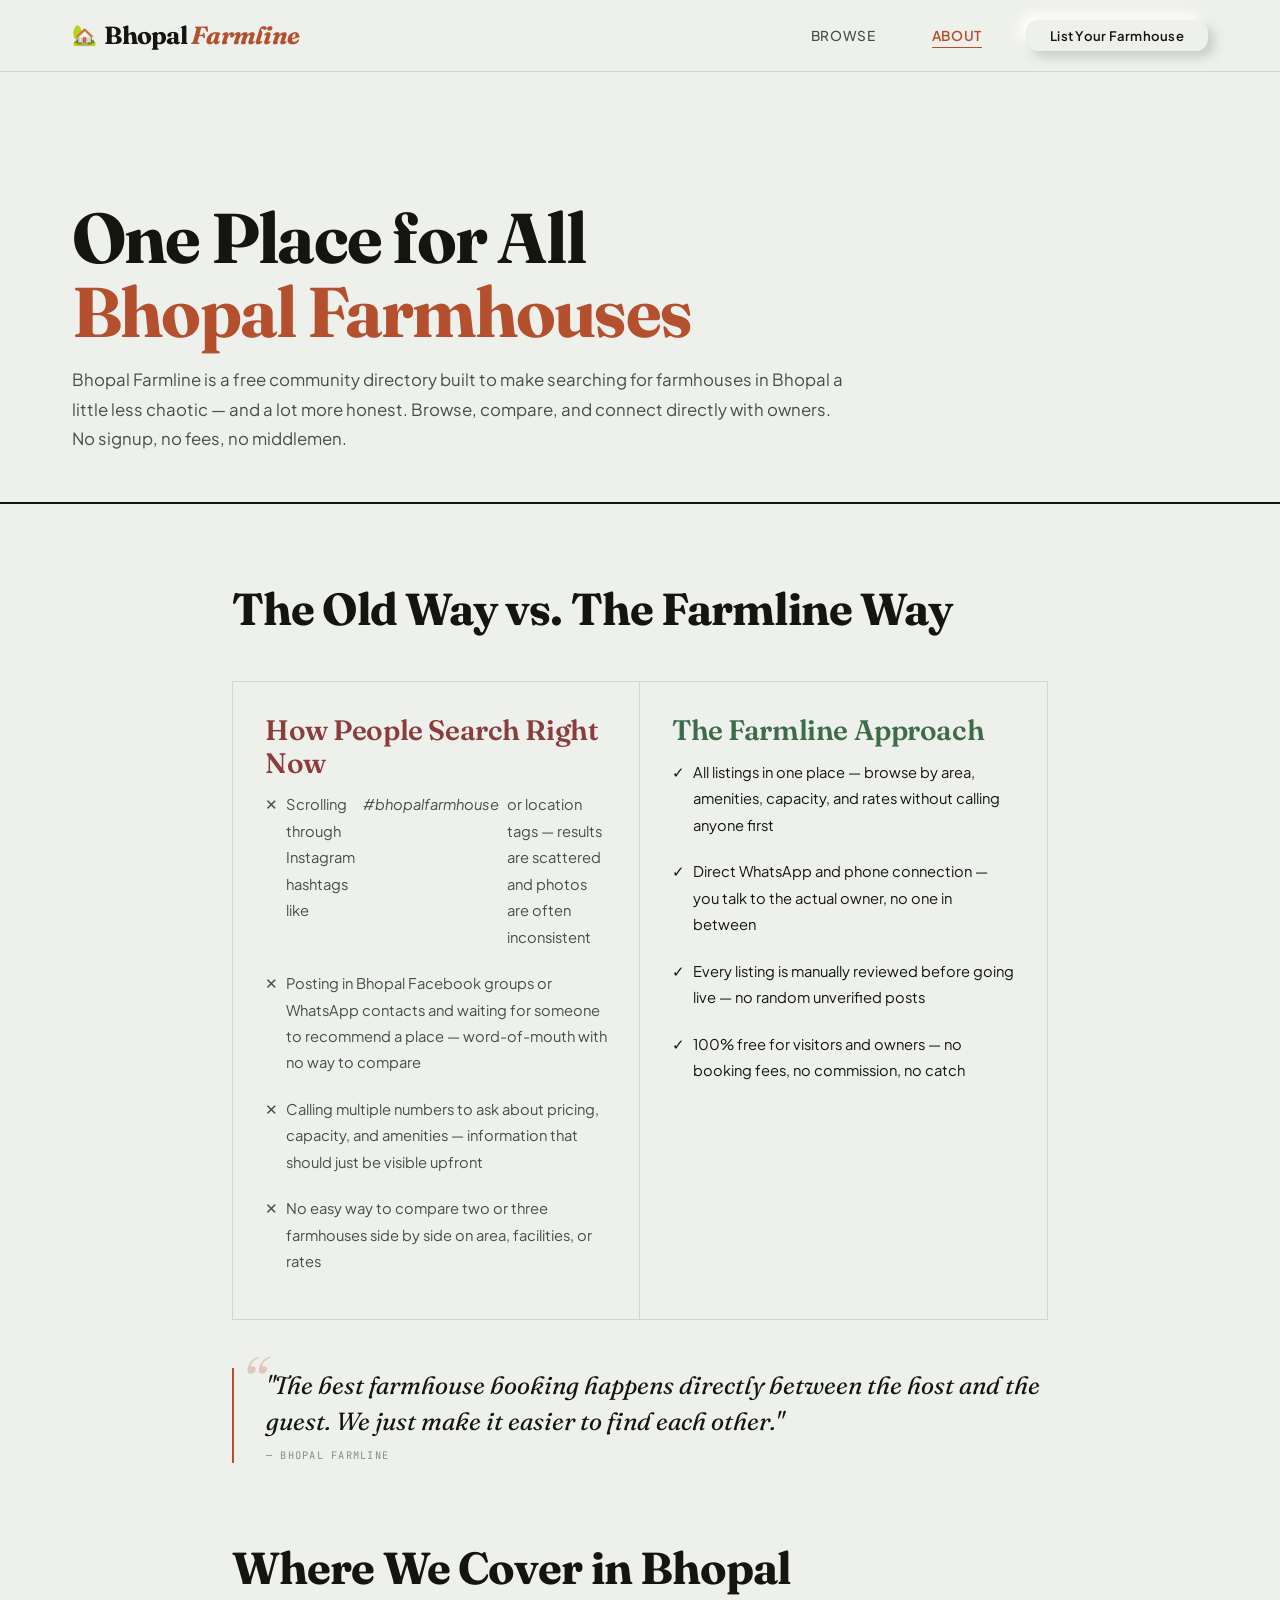
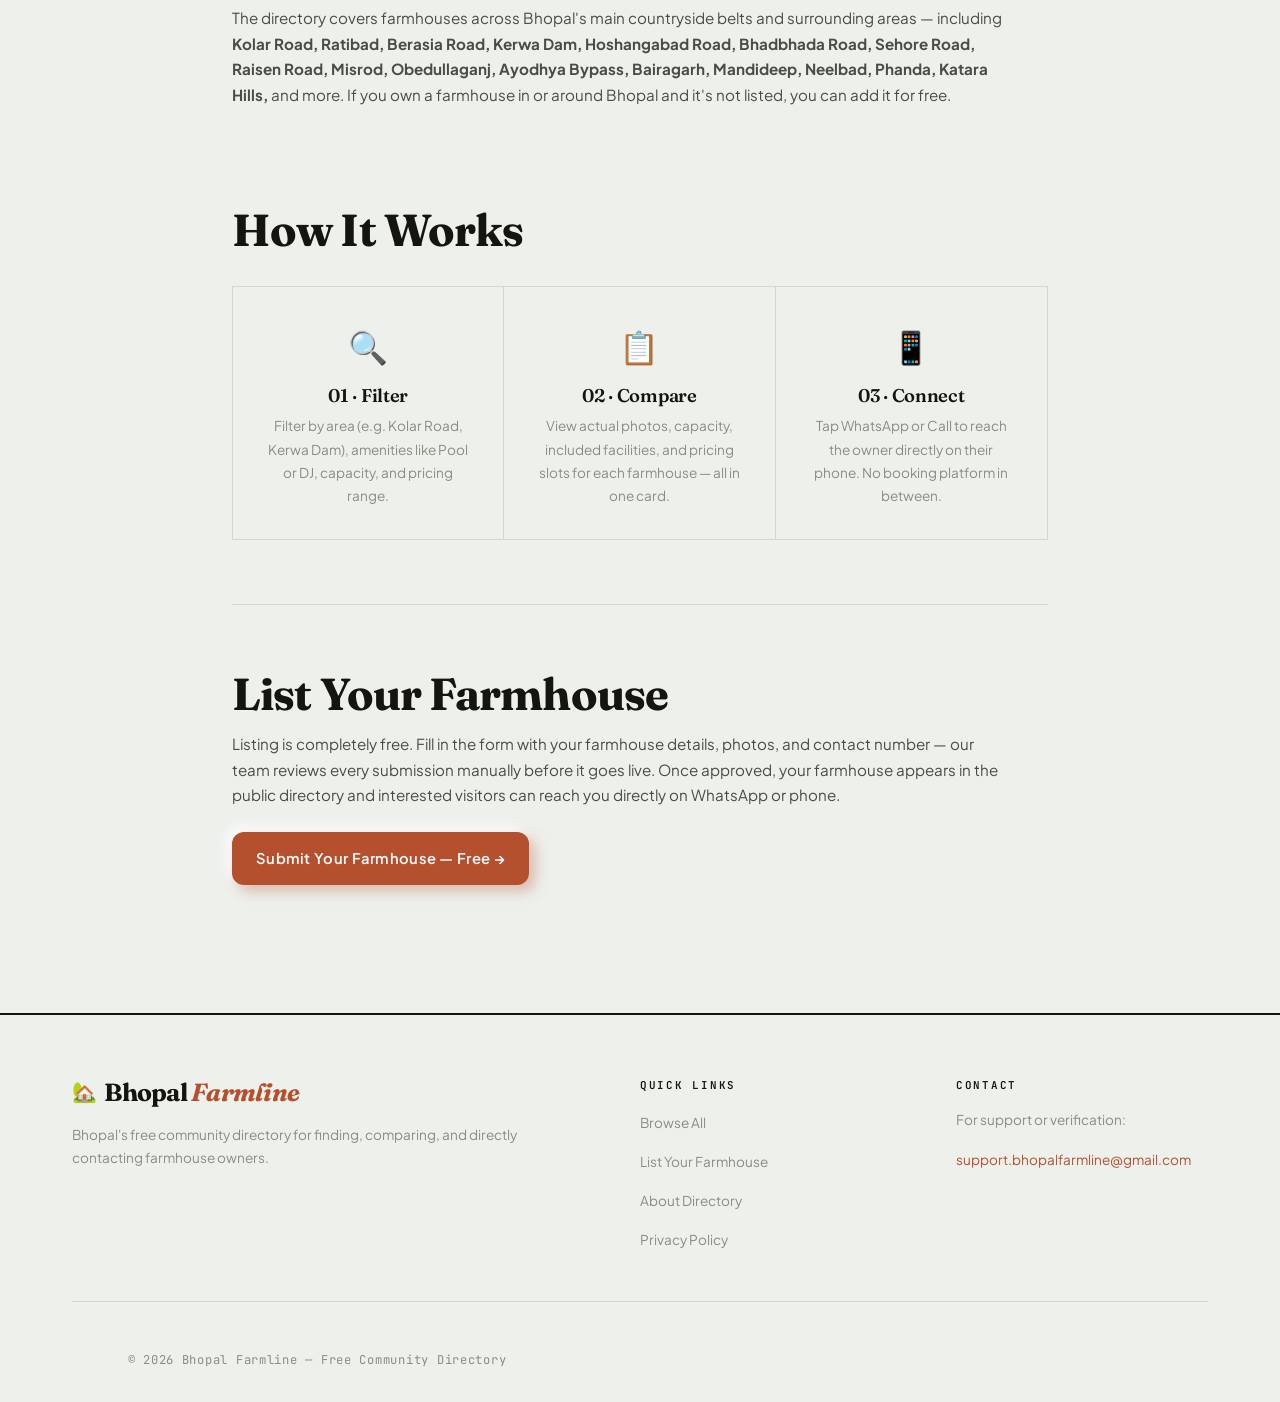
<file: about.html>
<!DOCTYPE html>
<html lang="en">
<head>
  <meta charset="UTF-8">
  <meta name="viewport" content="width=device-width, initial-scale=1.0">
  <meta name="theme-color" content="#eef0ec">
  <!-- Google Analytics 4 -->
  <script async src="https://www.googletagmanager.com/gtag/js?id=G-32QNDNF0R0"></script>
  <script>
    window.dataLayer = window.dataLayer || [];
    function gtag(){dataLayer.push(arguments);}
    gtag('js', new Date());
    gtag('config', 'G-32QNDNF0R0');
  </script>
  <title>About Us — Bhopal Farmline</title>
  <meta name="description" content="Learn about Bhopal Farmline, an independent community directory helping visitors find and compare verified farmhouses in Bhopal with zero booking fees.">
  <link rel="icon" type="image/svg+xml" href="data:image/svg+xml,<svg xmlns='http://www.w3.org/2000/svg' viewBox='0 0 100 100'><text y='.9em' font-size='90'>🏡</text></svg>">
  <link rel="preconnect" href="https://fonts.googleapis.com">
  <link rel="preconnect" href="https://fonts.gstatic.com" crossorigin>
  <link rel="stylesheet" href="css/style.css?v=20261023_turnstile_csp">
  <link href="https://fonts.googleapis.com/css2?family=Fraunces:opsz,wght@9..144,400..700&family=Plus+Jakarta+Sans:wght@300;400;500;600;700&family=JetBrains+Mono:wght@400;500;700&display=swap" rel="stylesheet">
</head>
<body>

  <!-- Header -->
  <header id="header" class="header">
    <div class="container header-inner">
      <a href="index.html" class="logo" aria-label="Bhopal Farmline Home">
        <span class="logo-icon">🏡</span>
        <span class="logo-text">Bhopal <span>Farmline</span></span>
      </a>
      <button id="menuToggle" class="menu-toggle" aria-label="Toggle Menu">
        <span></span><span></span><span></span>
      </button>
      <nav id="navMenu" class="nav">
        <a href="index.html" class="nav-link">Browse</a>
        <a href="about.html" class="nav-link active">About</a>
        <a href="add-farmhouse.html" class="nav-link nav-cta">List Your Farmhouse</a>
      </nav>
    </div>
  </header>

  <div class="about-hero">
    <div class="container">
      <span class="section-eyebrow">ABOUT THE DIRECTORY</span>
      <h1>One Place for All<br><span class="text-accent">Bhopal Farmhouses</span></h1>
      <p class="body-copy">Bhopal Farmline is a free community directory built to make searching for farmhouses in Bhopal a little less chaotic — and a lot more honest. Browse, compare, and connect directly with owners. No signup, no fees, no middlemen.</p>
    </div>
  </div>

  <div class="content-section">

    <!-- Section 01: Problem vs Solution -->
    <div style="margin-bottom: var(--space-6);">
      <span class="section-eyebrow">01 — THE PROBLEM &amp; SOLUTION</span>
      <h2>The Old Way vs. The Farmline Way</h2>
    </div>

    <div class="about-2col">
      <div class="content-card">
        <h3 style="color: var(--error); margin-bottom: var(--space-3);">How People Search Right Now</h3>
        <ul style="list-style: none; padding: 0;">
          <li style="display: flex; gap: var(--space-2); margin-bottom: var(--space-3); font-size: 0.92rem; color: var(--ink-secondary);"><span>✕</span> Scrolling through Instagram hashtags like <em>#bhopalfarmhouse</em> or location tags — results are scattered and photos are often inconsistent</li>
          <li style="display: flex; gap: var(--space-2); margin-bottom: var(--space-3); font-size: 0.92rem; color: var(--ink-secondary);"><span>✕</span> Posting in Bhopal Facebook groups or WhatsApp contacts and waiting for someone to recommend a place — word-of-mouth with no way to compare</li>
          <li style="display: flex; gap: var(--space-2); margin-bottom: var(--space-3); font-size: 0.92rem; color: var(--ink-secondary);"><span>✕</span> Calling multiple numbers to ask about pricing, capacity, and amenities — information that should just be visible upfront</li>
          <li style="display: flex; gap: var(--space-2); font-size: 0.92rem; color: var(--ink-secondary);"><span>✕</span> No easy way to compare two or three farmhouses side by side on area, facilities, or rates</li>
        </ul>
      </div>

      <div class="content-card">
        <h3 style="color: var(--success); margin-bottom: var(--space-3);">The Farmline Approach</h3>
        <ul style="list-style: none; padding: 0;">
          <li style="display: flex; gap: var(--space-2); margin-bottom: var(--space-3); font-size: 0.92rem; color: var(--ink-primary);"><span>✓</span> All listings in one place — browse by area, amenities, capacity, and rates without calling anyone first</li>
          <li style="display: flex; gap: var(--space-2); margin-bottom: var(--space-3); font-size: 0.92rem; color: var(--ink-primary);"><span>✓</span> Direct WhatsApp and phone connection — you talk to the actual owner, no one in between</li>
          <li style="display: flex; gap: var(--space-2); margin-bottom: var(--space-3); font-size: 0.92rem; color: var(--ink-primary);"><span>✓</span> Every listing is manually reviewed before going live — no random unverified posts</li>
          <li style="display: flex; gap: var(--space-2); font-size: 0.92rem; color: var(--ink-primary);"><span>✓</span> 100% free for visitors and owners — no booking fees, no commission, no catch</li>
        </ul>
      </div>
    </div>

    <!-- Editorial Pull-quote -->
    <blockquote class="pull-quote" style="margin: var(--space-7) 0;">
      "The best farmhouse booking happens directly between the host and the guest. We just make it easier to find each other."
      <div class="pull-source">— Bhopal Farmline</div>
    </blockquote>

    <!-- Section 01b: Coverage -->
    <div style="margin-top: var(--space-6); margin-bottom: var(--space-6);">
      <span class="section-eyebrow">01b — COVERAGE AREA</span>
      <h2>Where We Cover in Bhopal</h2>
      <p class="body-copy" style="margin-top: var(--space-3);">The directory covers farmhouses across Bhopal's main countryside belts and surrounding areas — including <strong>Kolar Road, Ratibad, Berasia Road, Kerwa Dam, Hoshangabad Road, Bhadbhada Road, Sehore Road, Raisen Road, Misrod, Obedullaganj, Ayodhya Bypass, Bairagarh, Mandideep, Neelbad, Phanda, Katara Hills,</strong> and more. If you own a farmhouse in or around Bhopal and it's not listed, you can add it for free.</p>
    </div>

    <!-- Section 02: How it works -->
    <div style="margin-top: var(--space-8); margin-bottom: var(--space-4);">
      <span class="section-eyebrow">02 — PROTOCOL</span>
      <h2>How It Works</h2>
    </div>

    <div class="value-grid">
      <div class="value-card">
        <div class="icon">🔍</div>
        <h3>01 · Filter</h3>
        <p>Filter by area (e.g. Kolar Road, Kerwa Dam), amenities like Pool or DJ, capacity, and pricing range.</p>
      </div>
      <div class="value-card">
        <div class="icon">📋</div>
        <h3>02 · Compare</h3>
        <p>View actual photos, capacity, included facilities, and pricing slots for each farmhouse — all in one card.</p>
      </div>
      <div class="value-card">
        <div class="icon">📱</div>
        <h3>03 · Connect</h3>
        <p>Tap WhatsApp or Call to reach the owner directly on their phone. No booking platform in between.</p>
      </div>
    </div>

    <!-- Section 03: CTA -->
    <div style="margin-top: var(--space-8); padding-top: var(--space-6); border-top: 1px solid var(--rule-light); text-align: left;">
      <span class="section-eyebrow">03 — FOR PROPERTY OWNERS</span>
      <h2 style="margin-bottom: var(--space-3);">List Your Farmhouse</h2>
      <p class="body-copy" style="margin-bottom: var(--space-5);">Listing is completely free. Fill in the form with your farmhouse details, photos, and contact number — our team reviews every submission manually before it goes live. Once approved, your farmhouse appears in the public directory and interested visitors can reach you directly on WhatsApp or phone.</p>
      <a href="add-farmhouse.html" class="btn btn-primary btn-large">Submit Your Farmhouse — Free →</a>
    </div>
  </div>

  <!-- Footer -->
  <footer class="footer">
    <div class="container">
      <div class="footer-grid">
        <div class="footer-col">
          <a href="index.html" class="logo">
            <span class="logo-icon">🏡</span>
            <span class="logo-text">Bhopal <span>Farmline</span></span>
          </a>
          <p>Bhopal's free community directory for finding, comparing, and directly contacting farmhouse owners.</p>
        </div>
        <div class="footer-col">
          <h3>Quick Links</h3>
          <ul class="footer-links">
            <li><a href="index.html">Browse All</a></li>
            <li><a href="add-farmhouse.html">List Your Farmhouse</a></li>
            <li><a href="about.html">About Directory</a></li>
            <li><a href="privacy.html">Privacy Policy</a></li>
          </ul>
        </div>
        <div class="footer-col">
          <h3>Contact</h3>
          <p>For support or verification:</p>
          <p><a href="mailto:support.bhopalfarmline@gmail.com" class="footer-contact-link">support.bhopalfarmline@gmail.com</a></p>
        </div>
      </div>
      <div class="footer-bottom">
        <p>&copy; 2026 Bhopal Farmline — Free Community Directory</p>
      </div>
    </div>
  </footer>

  <button id="backToTop" class="back-to-top" aria-label="Back to top">↑</button>

  <script src="js/data.js?v=20261023_turnstile_csp" defer></script>
  <script src="js/main.js?v=20261023_turnstile_csp" defer></script>
</body>
</html>
</file>
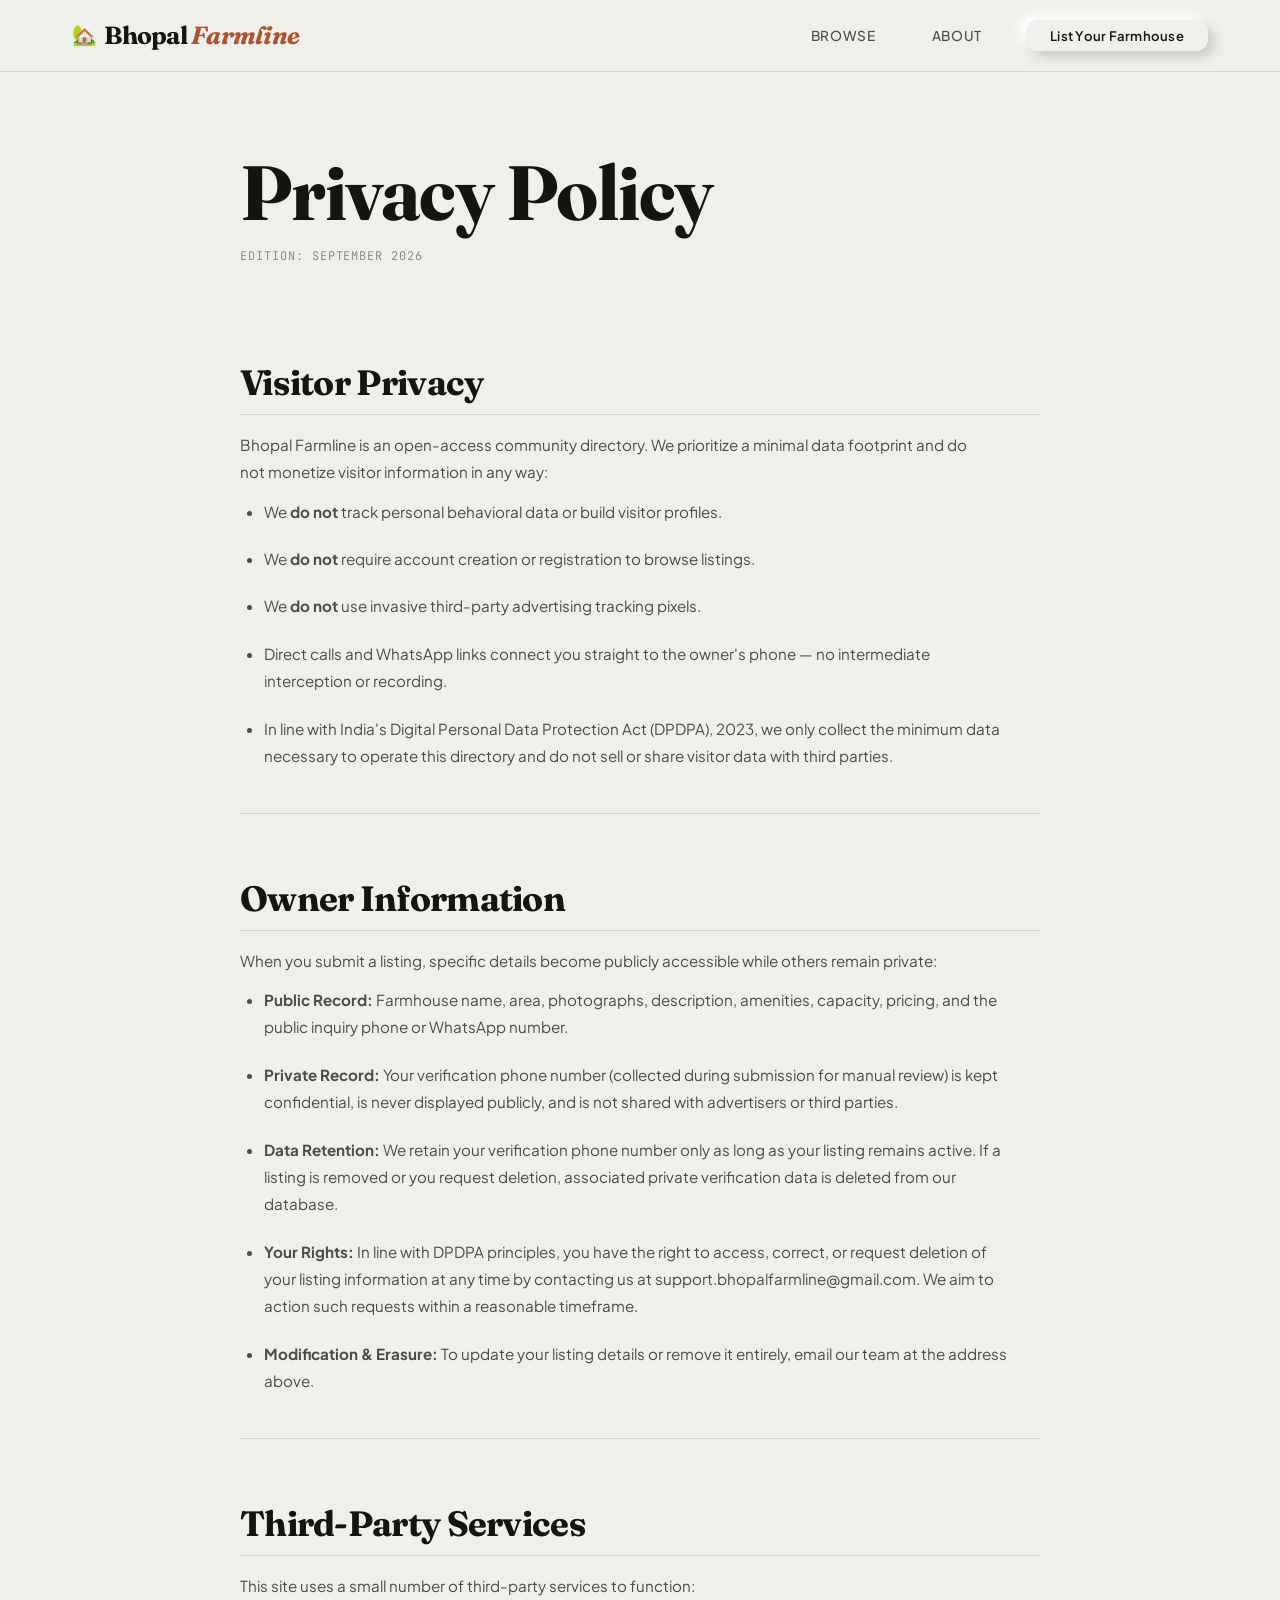
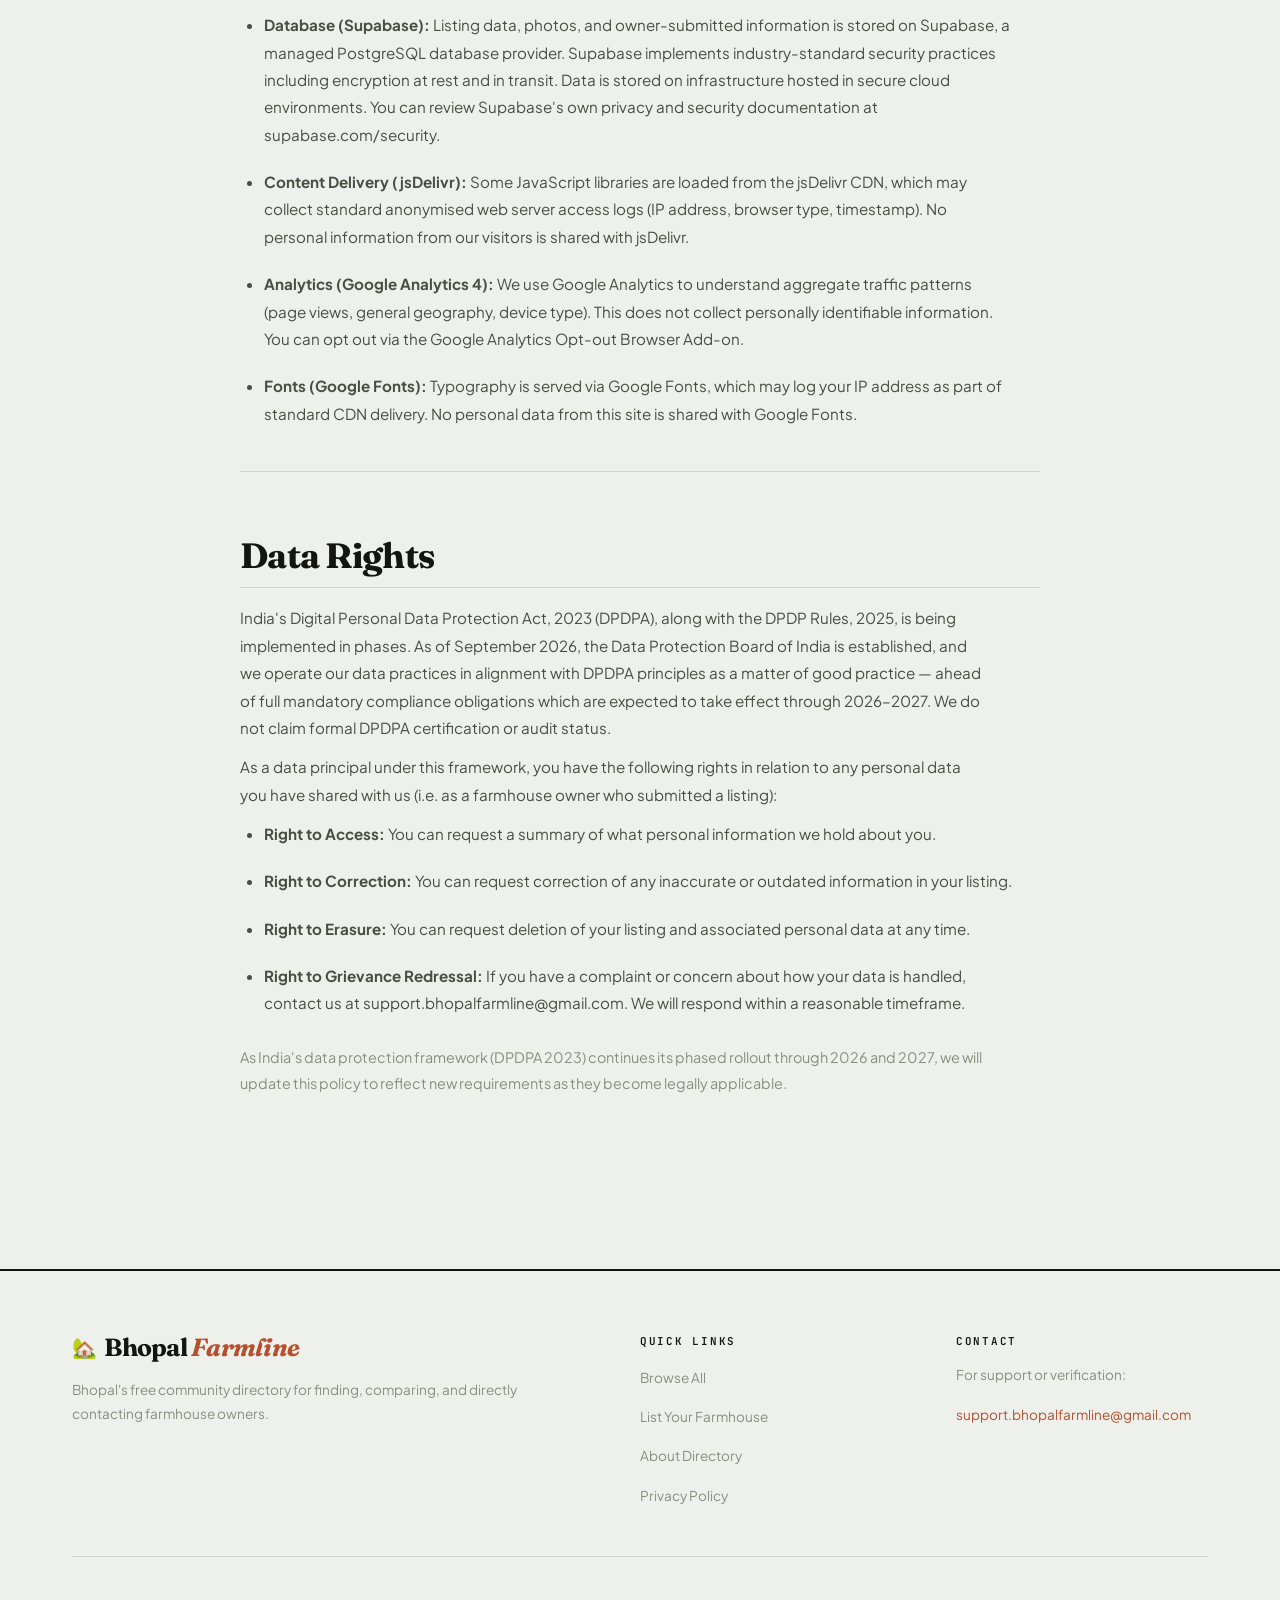
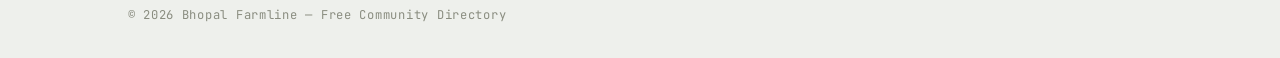
<file: privacy.html>
<!DOCTYPE html>
<html lang="en">
<head>
  <meta charset="UTF-8">
  <meta name="viewport" content="width=device-width, initial-scale=1.0">
  <meta name="theme-color" content="#eef0ec">
  <!-- Google Analytics 4 -->
  <script async src="https://www.googletagmanager.com/gtag/js?id=G-32QNDNF0R0"></script>
  <script>
    window.dataLayer = window.dataLayer || [];
    function gtag(){dataLayer.push(arguments);}
    gtag('js', new Date());
    gtag('config', 'G-32QNDNF0R0');
  </script>
  <title>Privacy Policy — Bhopal Farmline</title>
  <meta name="description" content="Privacy Policy for Bhopal Farmline. Learn how we handle your data with zero third-party tracking and direct communication between owners and guests.">
  <link rel="icon" type="image/svg+xml" href="data:image/svg+xml,<svg xmlns='http://www.w3.org/2000/svg' viewBox='0 0 100 100'><text y='.9em' font-size='90'>🏡</text></svg>">
  <link rel="preconnect" href="https://fonts.googleapis.com">
  <link rel="preconnect" href="https://fonts.gstatic.com" crossorigin>
  <link rel="stylesheet" href="css/style.css?v=20261023_turnstile_csp">
  <link href="https://fonts.googleapis.com/css2?family=Fraunces:opsz,wght@9..144,400..700&family=Plus+Jakarta+Sans:wght@300;400;500;600;700&family=JetBrains+Mono:wght@400;500;700&display=swap" rel="stylesheet">
</head>
<body>

  <!-- Header -->
  <header id="header" class="header">
    <div class="container header-inner">
      <a href="index.html" class="logo" aria-label="Bhopal Farmline Home">
        <span class="logo-icon">🏡</span>
        <span class="logo-text">Bhopal <span>Farmline</span></span>
      </a>
      <button id="menuToggle" class="menu-toggle" aria-label="Toggle Menu">
        <span></span><span></span><span></span>
      </button>
      <nav id="navMenu" class="nav">
        <a href="index.html" class="nav-link">Browse</a>
        <a href="about.html" class="nav-link">About</a>
        <a href="add-farmhouse.html" class="nav-link nav-cta">List Your Farmhouse</a>
      </nav>
    </div>
  </header>

  <main class="container">
    <div style="max-width: 800px; margin: 0 auto; padding-top: var(--space-7); padding-bottom: var(--space-10);">

      <span class="section-eyebrow">LEGAL &amp; DATA CHARTER</span>
      <h1 style="margin-bottom: 12px;">Privacy Policy</h1>
      <p style="font-family: var(--font-mono); font-size: 0.75rem; color: var(--ink-muted); margin-bottom: var(--space-6); letter-spacing: 0.08em; text-transform: uppercase;">Edition: September 2026</p>

      <div class="content-card">
        <span class="section-eyebrow">01 — FOR DIRECTORY VISITORS</span>
        <h2>Visitor Privacy</h2>
        <p class="body-copy">Bhopal Farmline is an open-access community directory. We prioritize a minimal data footprint and do not monetize visitor information in any way:</p>
        <ul>
          <li>We <strong>do not</strong> track personal behavioral data or build visitor profiles.</li>
          <li>We <strong>do not</strong> require account creation or registration to browse listings.</li>
          <li>We <strong>do not</strong> use invasive third-party advertising tracking pixels.</li>
          <li>Direct calls and WhatsApp links connect you straight to the owner's phone — no intermediate interception or recording.</li>
          <li>In line with India's Digital Personal Data Protection Act (DPDPA), 2023, we only collect the minimum data necessary to operate this directory and do not sell or share visitor data with third parties.</li>
        </ul>
      </div>

      <div class="content-card">
        <span class="section-eyebrow">02 — FOR PROPERTY OWNERS</span>
        <h2>Owner Information</h2>
        <p class="body-copy">When you submit a listing, specific details become publicly accessible while others remain private:</p>
        <ul>
          <li><strong>Public Record:</strong> Farmhouse name, area, photographs, description, amenities, capacity, pricing, and the public inquiry phone or WhatsApp number.</li>
          <li><strong>Private Record:</strong> Your verification phone number (collected during submission for manual review) is kept confidential, is never displayed publicly, and is not shared with advertisers or third parties.</li>
          <li><strong>Data Retention:</strong> We retain your verification phone number only as long as your listing remains active. If a listing is removed or you request deletion, associated private verification data is deleted from our database.</li>
          <li><strong>Your Rights:</strong> In line with DPDPA principles, you have the right to access, correct, or request deletion of your listing information at any time by contacting us at <a href="mailto:support.bhopalfarmline@gmail.com">support.bhopalfarmline@gmail.com</a>. We aim to action such requests within a reasonable timeframe.</li>
          <li><strong>Modification &amp; Erasure:</strong> To update your listing details or remove it entirely, email our team at the address above.</li>
        </ul>
      </div>

      <div class="content-card">
        <span class="section-eyebrow">03 — INFRASTRUCTURE &amp; SECURITY</span>
        <h2>Third-Party Services</h2>
        <p class="body-copy">This site uses a small number of third-party services to function:</p>
        <ul>
          <li><strong>Database (Supabase):</strong> Listing data, photos, and owner-submitted information is stored on Supabase, a managed PostgreSQL database provider. Supabase implements industry-standard security practices including encryption at rest and in transit. Data is stored on infrastructure hosted in secure cloud environments. You can review Supabase's own privacy and security documentation at <a href="https://supabase.com/security" target="_blank" rel="noopener noreferrer">supabase.com/security</a>.</li>
          <li><strong>Content Delivery (jsDelivr):</strong> Some JavaScript libraries are loaded from the jsDelivr CDN, which may collect standard anonymised web server access logs (IP address, browser type, timestamp). No personal information from our visitors is shared with jsDelivr.</li>
          <li><strong>Analytics (Google Analytics 4):</strong> We use Google Analytics to understand aggregate traffic patterns (page views, general geography, device type). This does not collect personally identifiable information. You can opt out via the <a href="https://tools.google.com/dlpage/gaoptout" target="_blank" rel="noopener noreferrer">Google Analytics Opt-out Browser Add-on</a>.</li>
          <li><strong>Fonts (Google Fonts):</strong> Typography is served via Google Fonts, which may log your IP address as part of standard CDN delivery. No personal data from this site is shared with Google Fonts.</li>
        </ul>
      </div>

      <div class="content-card">
        <span class="section-eyebrow">04 — YOUR RIGHTS UNDER DPDPA</span>
        <h2>Data Rights</h2>
        <p class="body-copy">India's Digital Personal Data Protection Act, 2023 (DPDPA), along with the DPDP Rules, 2025, is being implemented in phases. As of September 2026, the Data Protection Board of India is established, and we operate our data practices in alignment with DPDPA principles as a matter of good practice — ahead of full mandatory compliance obligations which are expected to take effect through 2026–2027. We do not claim formal DPDPA certification or audit status.</p>
        <p class="body-copy" style="margin-top: var(--space-3);">As a data principal under this framework, you have the following rights in relation to any personal data you have shared with us (i.e. as a farmhouse owner who submitted a listing):</p>
        <ul>
          <li><strong>Right to Access:</strong> You can request a summary of what personal information we hold about you.</li>
          <li><strong>Right to Correction:</strong> You can request correction of any inaccurate or outdated information in your listing.</li>
          <li><strong>Right to Erasure:</strong> You can request deletion of your listing and associated personal data at any time.</li>
          <li><strong>Right to Grievance Redressal:</strong> If you have a complaint or concern about how your data is handled, contact us at <a href="mailto:support.bhopalfarmline@gmail.com">support.bhopalfarmline@gmail.com</a>. We will respond within a reasonable timeframe.</li>
        </ul>
        <p class="body-copy" style="margin-top: var(--space-4); color: var(--ink-muted); font-size: 0.9rem;">As India's data protection framework (DPDPA 2023) continues its phased rollout through 2026 and 2027, we will update this policy to reflect new requirements as they become legally applicable.</p>
      </div>

    </div>
  </main>

  <!-- Footer -->
  <footer class="footer">
    <div class="container">
      <div class="footer-grid">
        <div class="footer-col">
          <a href="index.html" class="logo">
            <span class="logo-icon">🏡</span>
            <span class="logo-text">Bhopal <span>Farmline</span></span>
          </a>
          <p>Bhopal's free community directory for finding, comparing, and directly contacting farmhouse owners.</p>
        </div>
        <div class="footer-col">
          <h3>Quick Links</h3>
          <ul class="footer-links">
            <li><a href="index.html">Browse All</a></li>
            <li><a href="add-farmhouse.html">List Your Farmhouse</a></li>
            <li><a href="about.html">About Directory</a></li>
            <li><a href="privacy.html">Privacy Policy</a></li>
          </ul>
        </div>
        <div class="footer-col">
          <h3>Contact</h3>
          <p>For support or verification:</p>
          <p><a href="mailto:support.bhopalfarmline@gmail.com" class="footer-contact-link">support.bhopalfarmline@gmail.com</a></p>
        </div>
      </div>
      <div class="footer-bottom">
        <p>&copy; 2026 Bhopal Farmline — Free Community Directory</p>
      </div>
    </div>
  </footer>

  <button id="backToTop" class="back-to-top" aria-label="Back to top">↑</button>

  <script src="js/data.js?v=20261023_turnstile_csp" defer></script>
  <script src="js/main.js?v=20261023_turnstile_csp" defer></script>
</body>
</html>
</file>
<file: css/style.css>
/* ==========================================================================
   Bhopal Farmline — Editorial-Neumorphic Light Design System v5.2
   Editorial: Magazine-style layout (Kinfolk, Cereal, The Gentlewoman)
   Neumorphism: ONLY on small interactive elements (buttons, inputs, chips)
   ========================================================================== */

:root {
  /* =========================================================
     NEUMORPHIC BASE — flat low-saturation base
     ========================================================= */
  --bg-base:        #eef0ec;   /* Soft warm off-white/sage base */
  --bg-page:        var(--bg-base);
  --bg-surface:     #eef0ec;
  --bg-card:        #eef0ec;
  --bg-white:       #f6f8f5;

  /* Neumorphic shadow pair — light source top-left */
  --neu-shadow-dark:   #c8ccc4;
  --neu-shadow-light:  #ffffff;

  /* Neumorphic shadow tokens */
  --neu-raised:     6px 6px 12px var(--neu-shadow-dark), -6px -6px 12px var(--neu-shadow-light);
  --neu-raised-hover: 8px 8px 16px var(--neu-shadow-dark), -8px -8px 16px var(--neu-shadow-light);
  --neu-pressed:    inset 4px 4px 8px var(--neu-shadow-dark), inset -4px -4px 8px var(--neu-shadow-light);
  --neu-raised-sm:  4px 4px 8px var(--neu-shadow-dark), -4px -4px 8px var(--neu-shadow-light);
  --neu-pressed-sm: inset 3px 3px 6px var(--neu-shadow-dark), inset -3px -3px 6px var(--neu-shadow-light);

  /* Neumorphic radius */
  --neu-radius-sm:  12px;
  --neu-radius-md:  18px;

  /* =========================================================
     INK — Editorial hierarchy
     ========================================================= */
  --ink-primary:    #14150f;   /* Near-black headlines */
  --ink-body:       #4a4d43;   /* Body text (65-75ch readability) */
  --ink-secondary:  #4a4d43;
  --ink-muted:      #8a8d80;   /* Eyebrows, metadata, captions */
  --ink-rule:       rgba(20,21,15,0.12);
  --ink-rule-strong: rgba(20,21,15,0.22);
  --rule:           #14150f;
  --rule-light:     rgba(20,21,15,0.12);

  /* =========================================================
     ACCENT — editorial rust/clay
     ========================================================= */
  --accent:         #b5502f;
  --accent-hover:   #9c4227;
  --accent-light:   #c96848;
  --accent-bg:      rgba(181,80,47,0.08);
  --accent-rule:    rgba(181,80,47,0.28);
  --accent-subtle:  rgba(181,80,47,0.08);

  /* =========================================================
     SEMANTIC
     ========================================================= */
  --success:        #3e6b4a;
  --error:          #8b3d3d;
  --warning:        #8b6a2c;

  /* =========================================================
     TYPOGRAPHY
     ========================================================= */
  --font-display:   'Fraunces', Georgia, serif;
  --font-body:      'Plus Jakarta Sans', sans-serif;
  --font-mono:      'JetBrains Mono', monospace;

  /* =========================================================
     SPACING
     ========================================================= */
  --space-1: 4px;
  --space-2: 8px;
  --space-3: 12px;
  --space-4: 16px;
  --space-5: 24px;
  --space-6: 32px;
  --space-7: 48px;
  --space-8: 64px;
  --space-9: 96px;
  --space-10: 128px;

  /* Radius */
  --radius-sm:  4px;
  --radius-md:  8px;
  --radius-lg:  12px;

  /* Transitions */
  --transition-fast:   150ms ease;
  --transition-normal: 250ms ease;
  --t-fast:   var(--transition-fast);
  --t-normal: var(--transition-normal);
  --t-slow:   420ms ease;
}

/* ============================================================
   NEUMORPHIC BASE UTILITIES & TACTILE PRESS
   ============================================================ */
.neu-raised {
  background: var(--bg-base);
  border-radius: var(--neu-radius-sm);
  box-shadow: 6px 6px 12px var(--neu-shadow-dark),
              -6px -6px 12px var(--neu-shadow-light);
  border: none;
  transition: box-shadow 0.22s cubic-bezier(0.16, 1, 0.3, 1), transform 0.12s ease, color var(--transition-fast), background var(--transition-fast);
}

.neu-pressed {
  background: var(--bg-base);
  border-radius: var(--neu-radius-sm);
  box-shadow: inset 4px 4px 8px var(--neu-shadow-dark),
              inset -4px -4px 8px var(--neu-shadow-light);
  border: none;
}

.neu-raised:hover {
  box-shadow: 8px 8px 16px var(--neu-shadow-dark),
              -8px -8px 16px var(--neu-shadow-light);
}

@media (prefers-reduced-motion: no-preference) {
  .neu-raised:active,
  .btn:active,
  .filter-btn:active {
    transform: scale(0.975);
    box-shadow: inset 3px 3px 6px var(--neu-shadow-dark),
                inset -3px -3px 6px var(--neu-shadow-light) !important;
    transition: transform 0.1s ease, box-shadow 0.1s ease;
  }
}

/* ============================================================
   RESET & BASE STYLES + PAGE TRANSITIONS
   ============================================================ */
*, *::before, *::after { box-sizing: border-box; margin: 0; padding: 0; }
html { scroll-behavior: smooth; font-size: 16px; }
body {
  background-color: var(--bg-page);
  color: var(--ink-body);
  font-family: var(--font-body);
  font-weight: 400;
  line-height: 1.7;
  overflow-x: hidden;
  min-height: 100vh;
  -webkit-font-smoothing: antialiased;
  opacity: 1;
}

.container {
  width: 100%;
  max-width: 1200px;
  margin: 0 auto;
  padding: 0 var(--space-6);
}

a { color: inherit; text-decoration: none; }

@media (prefers-reduced-motion: no-preference) {
  body {
    opacity: 1;
    transition: opacity 0.2s ease-in-out;
  }
  body.page-exit {
    opacity: 0;
  }
}

/* ============================================================
   SCROLL-TRIGGERED DRAW-IN DIVIDERS & REVEALS
   ============================================================ */
@media (prefers-reduced-motion: no-preference) {
  .draw-line {
    transform: scaleX(0);
    transform-origin: left;
    transition: transform 0.85s cubic-bezier(0.175, 0.885, 0.32, 1.15); /* Premium spring easing */
  }
  .draw-line.is-drawn {
    transform: scaleX(1);
  }
  .section-eyebrow {
    opacity: 0;
    transform: translateY(12px);
    transition: opacity 0.6s cubic-bezier(0.25, 1, 0.5, 1), transform 0.6s cubic-bezier(0.175, 0.885, 0.32, 1.1);
  }
  .section-eyebrow.eyebrow-revealed {
    opacity: 1;
    transform: translateY(0);
  }
}

/* ============================================================
   TEXT SHIFT (HOVER INTERACTION)
   ============================================================ */
.btn-shift-icon {
  display: inline-block;
  transition: transform 0.3s cubic-bezier(0.175, 0.885, 0.32, 1.275);
}
.btn:hover .btn-shift-icon {
  transform: translateX(4px);
}

/* ============================================================
   EDITORIAL TYPOGRAPHY RULES
   ============================================================ */
h1 {
  font-family: var(--font-display);
  font-size: clamp(2.5rem, 6vw, 5rem);
  font-weight: 700;
  line-height: 1.05;
  letter-spacing: -0.02em;
  color: var(--ink-primary);
}

h2 {
  font-family: var(--font-display);
  font-size: clamp(1.8rem, 3.5vw, 2.8rem);
  font-weight: 700;
  line-height: 1.08;
  letter-spacing: -0.02em;
  color: var(--ink-primary);
}

h3 {
  font-family: var(--font-display);
  font-size: clamp(1.3rem, 2.2vw, 1.8rem);
  font-weight: 600;
  line-height: 1.15;
  letter-spacing: -0.015em;
  color: var(--ink-primary);
}

h4 {
  font-family: var(--font-display);
  font-size: 1.15rem;
  font-weight: 600;
  line-height: 1.2;
  letter-spacing: -0.01em;
  color: var(--ink-primary);
}

/* Constrained line-length body text */
p, .body-copy {
  color: var(--ink-body);
  font-family: var(--font-body);
  font-size: 0.95rem;
  line-height: 1.7;
  max-width: 70ch;
}

.text-accent { color: var(--accent); }

/* Numbered/Labeled Eyebrow in var(--font-mono), uppercase, letter-spaced */
.section-eyebrow,
.eyebrow {
  display: inline-block;
  font-family: var(--font-mono);
  font-size: 0.68rem;
  font-weight: 600;
  letter-spacing: 0.16em;
  text-transform: uppercase;
  color: var(--accent);
  margin-bottom: var(--space-2);
}

.eyebrow-muted {
  color: var(--ink-muted);
}

/* Thin 1px rule lines as section dividers */
.rule, hr.rule {
  border: none;
  border-top: 1px solid var(--rule-light);
  width: 100%;
  margin: var(--space-6) 0;
}

.rule--strong { border-top-color: var(--ink-rule-strong); }
.rule--accent  { border-top-color: var(--accent-rule); }

/* Pull-Quote style treatment with oversized quotation mark */
.pull-quote, blockquote.hero-pull-quote {
  position: relative;
  font-family: var(--font-display);
  font-style: italic;
  font-size: clamp(1.2rem, 2.2vw, 1.55rem);
  line-height: 1.45;
  color: var(--ink-primary);
  padding-left: var(--space-6);
  border-left: 2px solid var(--accent);
  margin: var(--space-4) 0;
}

.pull-quote::before, blockquote.hero-pull-quote::before {
  content: '“';
  position: absolute;
  left: 6px;
  top: -18px;
  font-family: var(--font-display);
  font-size: 4rem;
  line-height: 1;
  color: var(--accent);
  opacity: 0.25;
  pointer-events: none;
}

.pull-source {
  font-family: var(--font-mono);
  font-size: 0.65rem;
  letter-spacing: 0.12em;
  text-transform: uppercase;
  color: var(--ink-muted);
  font-style: normal;
  margin-top: var(--space-2);
}

/* ============================================================
   HEADER
   ============================================================ */
.header {
  position: sticky;
  top: 0;
  z-index: 100;
  background: var(--bg-page);
  border-bottom: 1px solid var(--rule-light);
  min-height: 72px;
  display: flex;
  align-items: center;
}

.header-inner {
  display: flex;
  justify-content: space-between;
  align-items: center;
  width: 100%;
}

.logo {
  display: inline-flex;
  align-items: center;
  gap: 8px;
  font-family: var(--font-display);
  font-size: 1.55rem;
  font-weight: 700;
  color: var(--ink-primary);
  letter-spacing: -0.03em;
  line-height: 1;
}

.logo-icon { font-size: 1.25rem; position: relative; top: 0; }
.logo-text span { color: var(--accent); font-style: italic; }

.nav {
  display: flex;
  gap: var(--space-6);
  align-items: center;
}

.nav-link {
  font-family: var(--font-body);
  font-size: 0.85rem;
  font-weight: 500;
  color: var(--ink-secondary);
  letter-spacing: 0.05em;
  text-transform: uppercase;
  padding: 0 var(--space-3);
  transition: color var(--transition-fast);
  position: relative;
  display: inline-flex;
  align-items: center;
  line-height: 1;
}

.nav-link::after {
  content: '';
  position: absolute;
  bottom: -6px;
  left: var(--space-3);
  right: var(--space-3);
  height: 1.5px;
  background: var(--accent);
  transform: scaleX(0);
  transition: transform var(--transition-normal);
}

.nav-link:hover { color: var(--ink-primary); }
.nav-link:hover::after { transform: scaleX(1); }
.nav-link.active { color: var(--accent); font-weight: 600; }
.nav-link.active::after { transform: scaleX(1); }

.nav-link.nav-cta {
  font-family: var(--font-body);
  font-size: 0.82rem;
  font-weight: 600;
  letter-spacing: 0.02em;
  text-transform: none;
  color: var(--ink-primary);
  background: var(--bg-base);
  padding: var(--space-2) var(--space-5);
  border-radius: var(--neu-radius-sm);
  box-shadow: var(--neu-raised);
  border: none;
  display: inline-flex;
  align-items: center;
  justify-content: center;
  line-height: 1.2;
  transition: box-shadow var(--transition-normal), color var(--transition-fast), transform 0.12s ease;
}
.nav-link.nav-cta::after { display: none; }
.nav-link.nav-cta:hover {
  box-shadow: var(--neu-raised-hover);
  color: var(--accent);
  transform: translateY(-1px);
}
.nav-link.nav-cta:active {
  box-shadow: var(--neu-pressed);
  color: var(--accent);
  transform: translateY(0);
}

.menu-toggle {
  display: none;
  background: var(--bg-base);
  border: none;
  cursor: pointer;
  flex-direction: column;
  justify-content: center;
  align-items: center;
  gap: 5px;
  min-width: 44px;
  min-height: 44px;
  padding: 8px 10px;
  border-radius: var(--neu-radius-sm);
  box-shadow: var(--neu-raised);
  transition: box-shadow var(--transition-normal);
}
.menu-toggle:hover { box-shadow: var(--neu-raised-hover); }
.menu-toggle:active { box-shadow: var(--neu-pressed); }
.menu-toggle span {
  display: block;
  width: 22px;
  height: 2px;
  background: var(--ink-primary);
  border-radius: 1px;
  transition: transform var(--transition-normal), opacity var(--transition-normal);
}
.menu-toggle.active span:nth-child(1) { transform: translateY(7px) rotate(45deg); }
.menu-toggle.active span:nth-child(2) { opacity: 0; }
.menu-toggle.active span:nth-child(3) { transform: translateY(-7px) rotate(-45deg); }

/* ============================================================
   HERO — Editorial Split with Video
   ============================================================ */
.hero {
  padding: 0;
  border-bottom: 1px solid var(--rule-light);
}

.hero-meta-bar {
  border-bottom: 1px solid var(--rule-light);
  padding: var(--space-3) 0;
  margin-bottom: var(--space-5);
}

.hero-meta-inner {
  display: flex;
  justify-content: space-between;
  align-items: center;
}

.hero-meta-tag {
  font-family: var(--font-mono);
  font-size: 0.76rem;   /* was 0.68rem (≈11px) — raised to ≥12px for readability */
  letter-spacing: 0.1em;
  text-transform: uppercase;
  color: var(--ink-muted);
  line-height: 1;
}

/* Issue 3 — long all-caps text harder to read; use sentence case for the tagline */
.hero-meta-tag--sentence {
  text-transform: none;
  letter-spacing: 0.04em;
}

.hero-editorial {
  display: grid;
  grid-template-columns: 1.35fr 1fr;
  gap: var(--space-7);
  align-items: stretch;
  padding: var(--space-2) 0 var(--space-7);
}

.hero-text-col {
  display: flex;
  flex-direction: column;
  align-items: flex-start;
  justify-content: space-between;
  gap: var(--space-4);
}

.hero-headline {
  font-family: var(--font-display);
  font-size: clamp(2.8rem, 5.5vw, 4.8rem);
  font-weight: 700;
  line-height: 1.02;
  letter-spacing: -0.025em;
  color: var(--ink-primary);
  margin: 0;
}

.hero-headline em {
  font-style: italic;
  color: var(--accent);
}

.hero-headline-line {
  display: block;
}

@media (prefers-reduced-motion: no-preference) {
  .hero-headline-line {
    overflow: hidden;
  }
  .hero-headline-line span {
    display: inline-block;
    transform: translateY(115%);
    opacity: 0;
    animation: revealUp 0.85s cubic-bezier(0.16, 1, 0.3, 1) forwards;
  }
  .hero-headline-line:nth-child(1) span {
    animation-delay: 0.1s;
  }
  .hero-headline-line:nth-child(2) span {
    animation-delay: 0.25s;
  }
  @keyframes revealUp {
    0% { transform: translateY(115%); opacity: 0; }
    100% { transform: translateY(0); opacity: 1; }
  }
}

.hero-sub {
  font-family: var(--font-body);
  font-size: 1.05rem;
  color: var(--ink-secondary);
  line-height: 1.7;
  max-width: 54ch;
  margin: 0;
}

.hero-stats-row {
  display: grid;
  grid-template-columns: repeat(3, 1fr);
  gap: var(--space-4);
  padding-top: var(--space-4);
  border-top: 1px solid var(--rule-light);
  width: 100%;
}

.stat-box {
  display: flex;
  flex-direction: column;
}

.stat-number {
  font-family: var(--font-display);
  font-size: clamp(2rem, 3.5vw, 2.8rem);
  font-weight: 700;
  color: var(--ink-primary);
  line-height: 1;
  margin-bottom: 2px;
}

.stat-label {
  font-family: var(--font-mono);
  font-size: 0.75rem;   /* was 0.62rem (≈10px) — raised for legibility alongside large numbers */
  letter-spacing: 0.06em;
  text-transform: none; /* was uppercase; sentence-case reads faster */
  color: var(--ink-muted);
  font-weight: 500;
}

.hero-video-col {
  position: relative;
  border-radius: var(--neu-radius-md);
  overflow: hidden;
  background: linear-gradient(135deg, #e5e9e1 0%, #f0f3eb 100%);
  border: 1px solid var(--rule-light);
  box-shadow: 6px 6px 16px var(--neu-shadow-dark), -6px -6px 16px var(--neu-shadow-light);
  display: flex;
  align-items: center;
  justify-content: center;
  min-height: 380px;
}

.hero-video-placeholder {
  position: absolute;
  inset: 0;
  display: flex;
  flex-direction: column;
  align-items: center;
  justify-content: center;
  gap: var(--space-3);
  text-align: center;
  padding: var(--space-6);
  background: radial-gradient(circle at center, rgba(255,255,255,0.75) 0%, rgba(238,240,236,0.3) 100%);
  color: var(--ink-secondary);
}

.hero-video-placeholder-icon {
  font-size: 2.8rem;
  opacity: 0.85;
}

.hero-video-placeholder-text {
  font-family: var(--font-display);
  font-size: 1.25rem;
  font-weight: 600;
  color: var(--ink-primary);
  letter-spacing: -0.01em;
}

.hero-video-placeholder-tag {
  font-family: var(--font-mono);
  font-size: 0.65rem;
  letter-spacing: 0.12em;
  text-transform: uppercase;
  color: var(--accent);
  background: var(--bg-base);
  padding: 4px 10px;
  border-radius: var(--neu-radius-sm);
  box-shadow: 3px 3px 6px var(--neu-shadow-dark), -3px -3px 6px var(--neu-shadow-light);
}

.hero-video {
  position: absolute;
  inset: 0;
  width: 100%;
  height: 100%;
  object-fit: cover;
  display: block;
  z-index: 1;
  transition: opacity 300ms ease;
}

.hero-video.video-fade {
  opacity: 0;
}

.hero-video-overlay {
  position: absolute;
  inset: 0;
  background: linear-gradient(180deg, rgba(20,21,15,0.02) 0%, rgba(20,21,15,0.35) 100%);
  pointer-events: none;
  z-index: 2;
}

.hero-video-caption {
  position: absolute;
  bottom: var(--space-4);
  left: var(--space-4);
  z-index: 3;
  display: flex;
  flex-direction: column;
  gap: 2px;
  background: rgba(20, 21, 15, 0.78);
  backdrop-filter: blur(8px);
  -webkit-backdrop-filter: blur(8px);
  padding: 8px 14px;
  border-radius: var(--neu-radius-sm);
  border: 1px solid rgba(255, 255, 255, 0.15);
  box-shadow: 0 4px 12px rgba(0, 0, 0, 0.2);
  pointer-events: none;
  transition: opacity 300ms ease;
}

.hero-video-caption-name {
  font-family: var(--font-display);
  font-size: 0.95rem;
  font-weight: 600;
  color: #ffffff;
  line-height: 1.2;
}

.hero-video-caption-area {
  font-family: var(--font-mono);
  font-size: 0.62rem;
  letter-spacing: 0.1em;
  text-transform: uppercase;
  color: #dce0d6;
}

/* ============================================================
   SEARCH SECTION — Neumorphic Search Bar
   ============================================================ */
.search-section {
  padding: var(--space-7) 0 var(--space-6);
  border-bottom: 1px solid var(--rule-light);
}

.search-card {
  background: transparent;
}

.search-header {
  margin-bottom: var(--space-5);
}

.search-input-wrap {
  display: flex;
  align-items: center;
  background: var(--bg-base);
  border-radius: var(--neu-radius-sm);
  padding: 0 var(--space-4);
  box-shadow: 6px 6px 12px var(--neu-shadow-dark),
              -6px -6px 12px var(--neu-shadow-light);
  border: none;
  transition: box-shadow var(--transition-normal);
  margin-bottom: var(--space-6);
}

.search-input-wrap:hover {
  box-shadow: 8px 8px 16px var(--neu-shadow-dark),
              -8px -8px 16px var(--neu-shadow-light);
}

.search-input-wrap:focus-within {
  box-shadow: inset 4px 4px 8px var(--neu-shadow-dark),
              inset -4px -4px 8px var(--neu-shadow-light);
}

.search-icon {
  font-size: 0.9rem;
  color: var(--ink-muted);
  flex-shrink: 0;
  margin-right: var(--space-3);
}

.search-input {
  flex: 1;
  background: none;
  border: none;
  outline: none;
  color: var(--ink-primary);
  font-family: var(--font-body);
  font-size: 1rem; /* 16px prevents iOS Safari automatic zoom */
  height: 52px;
  caret-color: var(--accent);
}

.search-input::placeholder { color: var(--ink-muted); font-style: italic; }

.search-clear {
  background: none;
  border: none;
  color: var(--ink-muted);
  cursor: pointer;
  font-size: 1.25rem;
  width: 44px;
  height: 44px;
  min-width: 44px;
  min-height: 44px;
  display: flex;
  align-items: center;
  justify-content: center;
  border-radius: 50%;
  transition: color var(--transition-fast), box-shadow var(--transition-fast);
}
.search-clear:hover { color: var(--ink-primary); }

/* ============================================================
   FILTER PANEL — Neumorphic Chips
   ============================================================ */
.filter-panel {}

.filter-section { margin-bottom: var(--space-5); }

.filter-section-header {
  display: flex;
  justify-content: space-between;
  align-items: center;
  margin-bottom: var(--space-3);
}

.filter-section-label {
  font-family: var(--font-mono);
  font-size: 0.65rem;
  letter-spacing: 0.14em;
  text-transform: uppercase;
  color: var(--ink-muted);
  margin-bottom: var(--space-3);
}

.filter-divider {
  height: 1px;
  background: var(--rule-light);
  margin: var(--space-4) 0;
}

.area-filter-row {
  display: flex;
  gap: var(--space-2);
  flex-wrap: wrap;
  /* Issue 6: cap at ~3 rows visible so 23 area buttons don't form a wall */
  max-height: calc(44px * 3 + var(--space-2) * 2); /* 3 rows × button height + 2 gaps */
  overflow-y: auto;
  padding-bottom: 2px; /* prevent shadow clip on last row */
  /* fade-out hint that more items are scrollable */
  -webkit-mask-image: linear-gradient(to bottom, black 70%, transparent 100%);
  mask-image: linear-gradient(to bottom, black 70%, transparent 100%);
}

.amenity-filter-grid {
  display: flex;
  flex-wrap: wrap;
  gap: var(--space-2);
}

.filter-btn {
  font-family: var(--font-mono);
  font-size: 0.72rem;
  font-weight: 500;
  letter-spacing: 0.04em;
  text-transform: uppercase;
  padding: 10px 18px;
  min-height: 44px;
  display: inline-flex;
  align-items: center;
  justify-content: center;
  border-radius: var(--neu-radius-sm);
  border: 1.5px solid transparent;
  background: var(--bg-base);
  color: var(--ink-secondary);
  cursor: pointer;
  white-space: nowrap;
  box-shadow: 6px 6px 12px var(--neu-shadow-dark),
              -6px -6px 12px var(--neu-shadow-light);
  transition: box-shadow var(--transition-normal), color var(--transition-fast), font-weight var(--transition-fast), background var(--transition-fast), border-color var(--transition-fast), transform 0.2s cubic-bezier(0.175, 0.885, 0.32, 1.275);
}

.filter-btn:hover {
  box-shadow: 8px 8px 16px var(--neu-shadow-dark),
              -8px -8px 16px var(--neu-shadow-light);
  color: var(--ink-primary);
}

.filter-btn:active {
  transform: scale(0.96);
  box-shadow: inset 3px 3px 6px var(--neu-shadow-dark),
              inset -3px -3px 6px var(--neu-shadow-light);
}

.filter-btn.area-active,
.filter-btn.amenity-active {
  background: var(--accent-subtle, rgba(181,80,47,0.09));
  border-color: var(--accent);
  box-shadow: inset 3px 3px 6px var(--neu-shadow-dark),
              inset -3px -3px 6px var(--neu-shadow-light);
  color: var(--accent);
  font-weight: 700;
}

.amenity-selected-count {
  font-family: var(--font-mono);
  font-size: 0.65rem;
  color: var(--accent);
  margin-bottom: var(--space-2);
  letter-spacing: 0.08em;
}

.btn-clear-amenities {
  font-family: var(--font-mono);
  font-size: 0.65rem;
  letter-spacing: 0.06em;
  text-transform: uppercase;
  padding: 8px 16px;
  min-height: 44px;
  display: inline-flex;
  align-items: center;
  justify-content: center;
  border-radius: var(--neu-radius-sm);
  border: none;
  background: var(--bg-base);
  color: var(--ink-muted);
  cursor: pointer;
  box-shadow: 6px 6px 12px var(--neu-shadow-dark),
              -6px -6px 12px var(--neu-shadow-light);
  transition: box-shadow var(--transition-normal), color var(--transition-fast), transform 0.2s cubic-bezier(0.175, 0.885, 0.32, 1.275);
}
.btn-clear-amenities:hover {
  box-shadow: 8px 8px 16px var(--neu-shadow-dark),
              -8px -8px 16px var(--neu-shadow-light);
  color: var(--error);
}
.btn-clear-amenities:active {
  transform: scale(0.96);
  box-shadow: inset 4px 4px 8px var(--neu-shadow-dark),
              inset -4px -4px 8px var(--neu-shadow-light);
  color: var(--error);
}

.btn-reset-all {
  display: block;
  width: 100%;
  margin-top: var(--space-5);
  padding: var(--space-3) var(--space-4);
  font-family: var(--font-mono);
  font-size: 0.65rem;
  letter-spacing: 0.1em;
  text-transform: uppercase;
  border: none;
  background: var(--bg-base);
  color: var(--ink-muted);
  cursor: pointer;
  text-align: center;
  border-radius: var(--neu-radius-sm);
  box-shadow: 6px 6px 12px var(--neu-shadow-dark),
              -6px -6px 12px var(--neu-shadow-light);
  transition: box-shadow var(--transition-normal), color var(--transition-fast);
}
.btn-reset-all:hover {
  box-shadow: 8px 8px 16px var(--neu-shadow-dark),
              -8px -8px 16px var(--neu-shadow-light);
  color: var(--ink-primary);
}
.btn-reset-all:active {
  box-shadow: inset 4px 4px 8px var(--neu-shadow-dark),
              inset -4px -4px 8px var(--neu-shadow-light);
  color: var(--accent);
}

/* ============================================================
   LISTINGS — Editorial magazine grid
   ============================================================ */
.listings-section,
.new-listings-section {
  padding: var(--space-8) 0;
}

.listings-header {
  display: flex;
  justify-content: space-between;
  align-items: flex-end;
  margin-bottom: var(--space-6);
  padding-bottom: var(--space-4);
  border-bottom: 2px solid var(--ink-primary);
}

.listings-title-wrap {
  display: flex;
  flex-direction: column;
}

.listings-title {
  font-family: var(--font-display);
  font-size: clamp(2rem, 3.8vw, 2.8rem);
  font-weight: 700;
  color: var(--ink-primary);
  letter-spacing: -0.02em;
  line-height: 1;
}

.listings-count {
  font-family: var(--font-mono);
  font-size: 0.7rem;
  letter-spacing: 0.1em;
  text-transform: uppercase;
  color: var(--ink-muted);
}

/* ============================================================
   FARM CARD — Compact Responsive Layouts
   Desktop (>=1025px): 3-column vertical compact card
   Tablet (601-1024px): 2-column vertical compact card
   Mobile (<=600px): Horizontal list card (120-140px height)
   ============================================================ */
.card-grid {
  display: grid;
  grid-template-columns: repeat(3, 1fr);
  gap: var(--space-5);
  border: none;
}

.farm-card {
  background: var(--bg-surface);
  border: 1px solid var(--rule-light);
  border-radius: var(--radius-md);
  cursor: pointer;
  overflow: hidden;
  position: relative;
  display: flex;
  flex-direction: column;
  transition: transform var(--transition-normal), box-shadow var(--transition-normal), background var(--transition-fast);
  box-shadow: 6px 6px 14px var(--neu-shadow-dark), -6px -6px 14px var(--neu-shadow-light);
}

.farm-card:hover {
  background: var(--bg-white);
  transform: translateY(-4px);
  box-shadow: 8px 8px 20px var(--neu-shadow-dark), -8px -8px 20px var(--neu-shadow-light);
}

@media (prefers-reduced-motion: no-preference) {
  .farm-card.card-reveal-init,
  .review-card.card-reveal-init {
    opacity: 0;
    transform: translateY(24px);
    transition: opacity 0.55s cubic-bezier(0.16, 1, 0.3, 1),
                transform 0.55s cubic-bezier(0.16, 1, 0.3, 1),
                box-shadow var(--transition-normal),
                background var(--transition-fast);
    will-change: transform, opacity;
  }
  .farm-card.card-visible,
  .review-card.card-visible {
    opacity: 1;
    transform: translateY(0);
  }
}

.card-image-wrapper {
  position: relative;
  width: 100%;
  aspect-ratio: 16/10;
  max-height: 220px;
  overflow: hidden;
  background: var(--bg-card);
  border-bottom: 1px solid var(--rule-light);
}

.card-image {
  width: 100%;
  height: 100%;
  object-fit: cover;
  display: block;
  transition: transform 600ms cubic-bezier(0.25, 1, 0.5, 1), filter 300ms ease;
  filter: saturate(0.92);
}

.farm-card:hover .card-image {
  transform: scale(1.05);
  filter: saturate(1);
}

.card-image-placeholder {
  width: 100%;
  height: 100%;
  display: flex;
  align-items: center;
  justify-content: center;
  font-size: 2.6rem;
  background: var(--bg-page);
  color: var(--ink-muted);
}

.card-badge-new {
  position: absolute;
  top: var(--space-2);
  left: var(--space-2);
  background: var(--accent);
  color: #ffffff;
  font-family: var(--font-mono);
  font-size: 0.76rem;
  font-weight: 700;
  letter-spacing: 0.08em;
  padding: 3px 8px;
  border-radius: var(--radius-sm);
  text-transform: uppercase;
  z-index: 2;
  box-shadow: 0 2px 6px rgba(0,0,0,0.2);
}

.card-area-badge {
  position: absolute;
  bottom: var(--space-2);
  left: var(--space-2);
  background: rgba(20, 21, 15, 0.78);
  backdrop-filter: blur(8px);
  -webkit-backdrop-filter: blur(8px);
  color: #ffffff;
  font-family: var(--font-mono);
  font-size: 0.76rem;
  font-weight: 600;
  letter-spacing: 0.06em;
  padding: 3px 8px;
  border-radius: var(--radius-sm);
  z-index: 1;
}

.card-body {
  padding: var(--space-4);
  display: flex;
  flex-direction: column;
  gap: var(--space-2);
  flex: 1;
  min-width: 0;
}

.card-name {
  font-family: var(--font-display);
  font-size: 1.3rem;
  font-weight: 700;
  color: var(--ink-primary);
  letter-spacing: -0.015em;
  line-height: 1.3;
  margin: 0;
  display: -webkit-box;
  -webkit-line-clamp: 2;
  -webkit-box-orient: vertical;
  overflow: hidden;
  text-overflow: ellipsis;
  min-width: 0;
}

.card-meta-row {
  display: flex;
  flex-direction: column;
  gap: 2px;
  font-family: var(--font-mono);
  font-size: 0.8rem;
  color: var(--ink-muted);
  line-height: 1.3;
  min-width: 0;
}

.card-meta-item {
  white-space: normal;
  word-break: break-word;
}

.card-meta-dot {
  display: none;
}

.card-amenities-row {
  display: flex;
  flex-wrap: wrap;
  align-items: center;
  gap: 6px;
  margin: 2px 0;
  line-height: 1;
  min-width: 0;
}

.card-amenity-ico {
  font-size: 0.92rem;
  display: inline-flex;
  align-items: center;
}

.card-amenity-more {
  font-family: var(--font-mono);
  font-size: 0.76rem;
  font-weight: 600;
  color: var(--ink-muted);
  background: var(--bg-page);
  padding: 1px 7px;
  border-radius: 999px;
  border: 1px solid var(--rule-light);
  line-height: 1.2;
  display: inline-flex;
  align-items: center;
}

.card-amenity-pill {
  font-family: var(--font-body);
  font-size: 0.72rem;
  font-weight: 500;
  color: var(--ink-secondary);
  background: var(--bg-page);
  padding: 3px 8px;
  border: 1px solid var(--rule-light);
  border-radius: 999px;
  display: inline-flex;
  align-items: center;
  gap: 4px;
}

.card-footer-row {
  display: flex;
  flex-direction: column;
  gap: var(--space-3);
  margin-top: auto;
  padding-top: var(--space-3);
  border-top: 1px solid var(--rule-light);
}

.card-price-block,
.card-price-wrap {
  flex: 1 1 auto;
  min-width: max-content;
  display: flex;
  flex-direction: column;
}

.card-price-label {
  font-family: var(--font-mono);
  font-size: 0.76rem;
  color: var(--ink-muted);
  display: block;
  line-height: 1.2;
}

.card-price-value,
.card-price-val {
  font-family: var(--font-display);
  font-size: 1.25rem;
  font-weight: 700;
  color: var(--accent);
  line-height: 1.1;
  white-space: nowrap;
  display: block;
}

.card-price-value.is-no-price,
.card-price-val.is-no-price {
  font-family: var(--font-body);
  font-size: 0.9rem;
  font-weight: 600;
  color: var(--accent);
  line-height: 1.2;
  white-space: normal;
}

.card-actions {
  display: grid;
  grid-template-columns: 1fr 1fr;
  gap: var(--space-2);
  width: 100%;
  margin: 0;
  padding: 0;
  border: none;
}

.card-action-btn {
  display: inline-flex;
  align-items: center;
  justify-content: center;
  gap: 6px;
  min-height: 44px;
  padding: 10px 14px;
  border-radius: var(--neu-radius-sm);
  font-family: var(--font-body);
  font-size: 0.82rem;
  font-weight: 600;
  text-decoration: none;
  cursor: pointer;
  white-space: nowrap;
}

.card-btn-svg {
  width: 18px;
  height: 18px;
  flex-shrink: 0;
}

.card-btn-text {
  display: inline;
}

/* Tablet (601px - 1024px): 2-column vertical compact card */
@media (max-width: 1024px) and (min-width: 601px) {
  .card-grid {
    grid-template-columns: repeat(2, 1fr);
    gap: var(--space-5);
  }
  .card-image-wrapper {
    aspect-ratio: 4/3;
    max-height: 200px;
  }
  .card-name {
    font-size: 1.2rem;
    line-height: 1.3;
    display: -webkit-box;
    -webkit-line-clamp: 2;
    -webkit-box-orient: vertical;
    overflow: hidden;
    text-overflow: ellipsis;
  }
}

/* Mobile (<=600px): Horizontal list card (polished compact layout) */
@media (max-width: 600px) {
  .container {
    padding: 0 var(--space-4);
  }

  .listings-header {
    margin-bottom: 4px;
  }

  .card-grid {
    display: flex;
    flex-direction: column;
    gap: var(--space-4);
  }

  .farm-card {
    display: flex;
    flex-direction: row;
    align-items: stretch;
    min-height: 150px;
    height: auto;
    max-height: none;
    border-radius: var(--radius-md);
    box-shadow: 0 1px 3px rgba(20, 21, 15, 0.08);
    border: 1px solid var(--rule-light);
    background: var(--bg-surface);
    overflow: hidden;
    cursor: pointer;
    transition: transform 100ms ease, box-shadow var(--transition-normal);
  }

  .farm-card:hover {
    transform: none;
    box-shadow: 0 1px 3px rgba(20, 21, 15, 0.08);
  }

  .farm-card:active {
    transform: scale(0.99);
    transition: transform 100ms ease;
  }

  .card-image-wrapper {
    width: 30%;
    min-width: 100px;
    max-width: 120px;
    height: auto;
    align-self: stretch;
    flex-shrink: 0;
    max-height: none;
    aspect-ratio: auto;
    border-bottom: none;
    border-right: 1px solid var(--rule-light);
    border-radius: var(--radius-md) 0 0 var(--radius-md);
    overflow: hidden;
    position: relative;
    background: var(--bg-card);
  }

  .card-image {
    width: 100%;
    height: 100%;
    object-fit: cover;
    display: block;
  }

  .card-image-placeholder {
    width: 100%;
    height: 100%;
    display: flex;
    align-items: center;
    justify-content: center;
    font-size: 2.2rem;
    background: var(--bg-page);
    color: var(--ink-muted);
  }

  .card-area-badge {
    display: none;
  }

  .card-badge-new {
    top: 6px;
    left: 6px;
    font-size: 0.76rem;
    padding: 2px 6px;
  }

  .card-body {
    flex: 1;
    min-width: 0;
    display: flex;
    flex-direction: column;
    gap: 6px;
    padding: 12px 12px 10px 12px;
    overflow: visible;
  }

  .card-name {
    font-family: var(--font-display);
    font-size: 1rem;
    line-height: 1.3;
    font-weight: 700;
    color: var(--ink-primary);
    margin: 0;
    display: -webkit-box;
    -webkit-line-clamp: 2;
    -webkit-box-orient: vertical;
    overflow: hidden;
    text-overflow: ellipsis;
    min-width: 0;
  }

  .card-meta-row {
    display: flex;
    flex-direction: column;
    gap: 2px;
    font-family: var(--font-mono);
    font-size: 0.8rem;
    color: var(--ink-muted);
    line-height: 1.3;
    min-width: 0;
    white-space: normal;
  }

  .card-meta-item {
    white-space: normal;
    word-break: break-word;
    display: block;
  }

  .card-meta-dot {
    display: none;
  }

  .card-amenities-row {
    display: flex;
    flex-wrap: wrap;
    align-items: center;
    gap: 6px;
    margin: 0;
    line-height: 1;
    min-width: 0;
  }

  .card-amenity-ico {
    font-size: 0.95rem;
    display: inline-flex;
    align-items: center;
  }

  .card-amenity-more {
    font-family: var(--font-mono);
    font-size: 0.76rem;
    font-weight: 600;
    color: var(--ink-muted);
    background: var(--bg-page);
    padding: 1px 6px;
    border-radius: 999px;
    border: 1px solid var(--rule-light);
    line-height: 1.2;
    display: inline-flex;
    align-items: center;
  }

  .card-footer-row {
    display: flex;
    flex-direction: row;
    align-items: center;
    justify-content: space-between;
    gap: 8px;
    margin-top: auto;
    padding-top: 10px;
    border-top: 1px solid var(--rule-light);
    min-width: 0;
  }

  .card-price-block,
  .card-price-wrap {
    flex: 1 1 auto;
    min-width: max-content;
    display: flex;
    flex-direction: column;
  }

  .card-price-label {
    font-family: var(--font-mono);
    font-size: 0.76rem;
    color: var(--ink-muted);
    display: block;
    line-height: 1.2;
  }

  .card-price-value,
  .card-price-val {
    font-family: var(--font-display);
    font-size: 1.2rem;
    font-weight: 700;
    color: var(--accent);
    line-height: 1.1;
    white-space: nowrap;
    display: block;
  }

  .card-price-value.is-no-price,
  .card-price-val.is-no-price {
    font-family: var(--font-body);
    font-size: 0.9rem;
    font-weight: 600;
    color: var(--accent);
    line-height: 1.2;
    white-space: normal;
  }

  .card-actions {
    flex: 0 0 auto;
    display: flex;
    align-items: center;
    gap: 8px;
    width: auto;
    margin: 0;
    padding: 0;
  }

  .card-action-btn {
    width: 44px;
    height: 44px;
    min-width: 44px;
    min-height: 44px;
    padding: 0;
    border-radius: var(--neu-radius-sm);
    display: inline-flex;
    align-items: center;
    justify-content: center;
    flex: 0 0 44px;
    box-sizing: border-box;
  }

  .card-btn-text {
    display: none;
  }

  .card-btn-svg {
    width: 18px;
    height: 18px;
  }

  /* Skeleton loading on mobile */
  .farm-card[aria-hidden="true"],
  .skeleton-card {
    flex-direction: row !important;
    min-height: 150px !important;
    height: auto !important;
  }
  .farm-card[aria-hidden="true"] > div:first-child,
  .skeleton-card .skeleton-img {
    width: 30% !important;
    min-width: 100px !important;
    max-width: 120px !important;
    height: auto !important;
    align-self: stretch !important;
    flex-shrink: 0 !important;
    border-radius: var(--radius-md) 0 0 var(--radius-md) !important;
  }

  /* Recently Added section on mobile: Horizontal scroll row */
  #newListingsGrid {
    display: flex !important;
    flex-direction: row !important;
    flex-wrap: nowrap !important;
    overflow-x: auto !important;
    scroll-snap-type: x mandatory !important;
    -webkit-overflow-scrolling: touch;
    scrollbar-width: none;
    gap: var(--space-4) !important;
    padding-bottom: var(--space-2);
    margin-bottom: var(--space-6) !important;
    padding-left: 2px;
    padding-right: 2px;
  }
  #newListingsGrid::-webkit-scrollbar {
    display: none;
  }
  #newListingsGrid .farm-card {
    flex: 0 0 85% !important;
    width: 85% !important;
    max-width: 340px !important;
    min-width: 280px !important;
    scroll-snap-align: start;
    margin-bottom: 0 !important;
  }

  /* Scroll reveal transition speed on mobile */
  .farm-card.card-reveal-init {
    transition-duration: 0.3s !important;
  }
}

/* Touch devices: disable cursor-tilt and image zoom, keep active tap feedback */
@media (hover: none) {
  .farm-card {
    transform: none !important;
  }
  .farm-card:hover {
    transform: none !important;
    box-shadow: 0 1px 3px rgba(20, 21, 15, 0.08) !important;
  }
  .farm-card:active {
    transform: scale(0.99) !important;
    transition: transform 100ms ease !important;
  }
  .farm-card:hover .card-image {
    transform: none !important;
  }
}

/* ============================================================
   BUTTONS — All neumorphic
   ============================================================ */
.btn {
  display: inline-flex;
  align-items: center;
  justify-content: center;
  gap: 7px;
  font-family: var(--font-body);
  font-size: 0.82rem;
  font-weight: 600;
  letter-spacing: 0.02em;
  padding: 11px 20px;
  min-height: 44px;
  border-radius: var(--neu-radius-sm);
  border: none;
  cursor: pointer;
  text-decoration: none;
  white-space: nowrap;
  flex-shrink: 0;
  background: var(--bg-base);
  color: var(--ink-primary);
  box-shadow: 6px 6px 12px var(--neu-shadow-dark),
              -6px -6px 12px var(--neu-shadow-light);
  transition: box-shadow var(--transition-normal), color var(--transition-fast), background var(--transition-fast), transform 0.2s cubic-bezier(0.175, 0.885, 0.32, 1.275);
}

.btn:hover {
  box-shadow: 8px 8px 16px var(--neu-shadow-dark),
              -8px -8px 16px var(--neu-shadow-light);
}

.btn:active {
  transform: scale(0.96);
  box-shadow: inset 4px 4px 8px var(--neu-shadow-dark),
              inset -4px -4px 8px var(--neu-shadow-light);
}

.btn-primary, .btn--primary {
  background: var(--accent);
  color: white;
  box-shadow: 6px 6px 14px rgba(181,80,47,0.35), -5px -5px 12px var(--neu-shadow-light);
}
.btn-primary:hover, .btn--primary:hover {
  background: var(--accent-hover);
  color: white;
  box-shadow: 8px 8px 18px rgba(181,80,47,0.42), -6px -6px 14px var(--neu-shadow-light);
}
.btn-primary:active, .btn--primary:active {
  background: var(--accent-hover);
  color: white;
  box-shadow: inset 4px 4px 8px rgba(140,55,25,0.45), inset -3px -3px 6px rgba(255,255,255,0.4);
}

.btn-secondary, .btn--secondary {
  background: var(--bg-base);
  color: var(--ink-secondary);
  box-shadow: 6px 6px 12px var(--neu-shadow-dark),
              -6px -6px 12px var(--neu-shadow-light);
}
.btn-secondary:hover, .btn--secondary:hover {
  color: var(--ink-primary);
  box-shadow: 8px 8px 16px var(--neu-shadow-dark),
              -8px -8px 16px var(--neu-shadow-light);
}
.btn-secondary:active, .btn--secondary:active {
  box-shadow: inset 4px 4px 8px var(--neu-shadow-dark),
              inset -4px -4px 8px var(--neu-shadow-light);
}

.btn-whatsapp, .btn--whatsapp {
  background: #dcfce7;
  color: #166534;
  box-shadow: 5px 5px 12px #b8d4be, -5px -5px 12px #ffffff;
  flex: 1;
}
.btn-whatsapp:hover, .btn--whatsapp:hover {
  background: #bbf7d0;
  color: #15803d;
  box-shadow: 7px 7px 15px #a8c2ae, -7px -7px 15px #ffffff;
}
.btn-whatsapp:active, .btn--whatsapp:active {
  box-shadow: inset 3px 3px 6px #a8c2ae, inset -3px -3px 6px #f0fff4;
}

.btn-call, .btn--call {
  /* Issue 10: was plain gray ghost — now warm blue tint for equal discoverability with WhatsApp */
  background: #e0effe;
  color: #1e4d8c;
  border: 1.5px solid #b8d5f8;
  box-shadow: 5px 5px 12px #c4d8ee, -5px -5px 12px #ffffff;
  flex: 1;
}
.btn-call:hover, .btn--call:hover {
  background: #c7e0fb;
  color: #163e72;
  box-shadow: 7px 7px 15px #b0c8e0, -7px -7px 15px #ffffff;
}
.btn-call:active, .btn--call:active {
  box-shadow: inset 3px 3px 6px #b0c8e0, inset -3px -3px 6px #f0f8ff;
}

.btn-large, .btn--large {
  padding: 14px 24px;
  font-size: 0.92rem;
  border-radius: var(--neu-radius-sm);
}

/* ============================================================
   NO RESULTS
   ============================================================ */
.no-results {
  display: flex;
  flex-direction: column;
  align-items: center;
  justify-content: center;
  padding: var(--space-9) var(--space-4);
  gap: var(--space-3);
  text-align: center;
  grid-column: 1 / -1;
  border-right: 1px solid var(--rule-light);
  border-bottom: 1px solid var(--rule-light);
}
.no-results-emoji { font-size: 3rem; }
.no-results-text {
  font-family: var(--font-display);
  font-size: 1.4rem;
  color: var(--ink-secondary);
  font-style: italic;
}

/* ============================================================
   SKELETON LOADING
   ============================================================ */
@keyframes skeleton-shimmer {
  0%   { background-position: -200% 0; }
  100% { background-position: 200% 0; }
}

.skeleton-card {
  background: var(--bg-card);
  border-right: 1px solid var(--rule-light);
  border-bottom: 1px solid var(--rule-light);
  overflow: hidden;
}

.skeleton-img {
  height: 220px;
  background: linear-gradient(90deg, var(--bg-surface) 25%, var(--bg-page) 50%, var(--bg-surface) 75%);
  background-size: 200% 100%;
  animation: skeleton-shimmer 1.6s infinite;
}

.skeleton-body { padding: var(--space-5); }
.skeleton-line {
  height: 12px;
  background: linear-gradient(90deg, var(--bg-surface) 25%, var(--bg-page) 50%, var(--bg-surface) 75%);
  background-size: 200% 100%;
  animation: skeleton-shimmer 1.6s infinite;
  margin-bottom: var(--space-3);
}
.skeleton-line.short { width: 40%; }
.skeleton-line.medium { width: 65%; }

/* ============================================================
   BACK TO TOP
   ============================================================ */
.back-to-top {
  position: fixed;           /* Issue 7: always anchored bottom-right, never inline */
  bottom: calc(var(--space-6) + env(safe-area-inset-bottom, 0px));
  right: var(--space-6);
  width: 48px;
  height: 48px;
  background: var(--bg-base);
  border: 1.5px solid var(--rule-light);  /* subtle border aids discoverability */
  border-radius: 50%;
  color: var(--ink-secondary);
  font-size: 1rem;
  cursor: pointer;
  display: flex;
  align-items: center;
  justify-content: center;
  opacity: 0;
  pointer-events: none;
  transition: opacity var(--transition-normal), box-shadow var(--transition-normal), color var(--transition-fast);
  z-index: 999;
  box-shadow: 6px 6px 12px var(--neu-shadow-dark),
              -6px -6px 12px var(--neu-shadow-light);
}
.back-to-top.visible { opacity: 1; pointer-events: all; }
.back-to-top:hover {
  box-shadow: 8px 8px 16px var(--neu-shadow-dark),
              -8px -8px 16px var(--neu-shadow-light);
  color: var(--ink-primary);
}
.back-to-top:active {
  box-shadow: inset 4px 4px 8px var(--neu-shadow-dark),
              inset -4px -4px 8px var(--neu-shadow-light);
}

/* ============================================================
   BACK LINK
   ============================================================ */
.back-link {
  display: inline-flex;
  align-items: center;
  gap: 6px;
  font-family: var(--font-mono);
  font-size: 0.76rem;   /* was 0.7rem (≈11px) — raised to ≥12px (Issue 2) */
  letter-spacing: 0.06em;
  text-transform: none; /* sentence case reduces type-scale fragmentation (Issue 1) */
  color: var(--ink-muted);
  transition: color var(--transition-fast);
}
.back-link:hover { color: var(--accent); }

/* ============================================================
   FOOTER
   ============================================================ */
.footer {
  background: var(--bg-surface);
  border-top: 2px solid var(--ink-primary);
  padding: var(--space-8) 0 var(--space-6);
}

.footer-grid {
  display: grid;
  grid-template-columns: 2fr 1fr 1fr;
  gap: var(--space-8);
  margin-bottom: var(--space-7);
  padding-bottom: var(--space-7);
  border-bottom: 1px solid var(--rule-light);
}

.footer-col p {
  font-size: 0.85rem;
  color: var(--ink-muted);
  line-height: 1.75;
  margin-top: var(--space-4);
  max-width: 48ch;
}

.footer-col h3,
.footer-col h2,
.footer-col-heading {
  /* Issue 6: selector broadened to cover h2 (correct heading level) alongside
     legacy h3 in other pages, and the .footer-col-heading utility class */
  font-family: var(--font-mono);
  font-size: 0.68rem;
  letter-spacing: 0.16em;
  text-transform: uppercase;
  color: var(--ink-primary);
  margin-bottom: var(--space-4);
}

.footer-links {
  list-style: none;
  display: flex;
  flex-direction: column;
  gap: var(--space-3);
}

.footer-links a {
  font-size: 0.85rem;
  color: var(--ink-muted);
  transition: color var(--transition-fast);
}
.footer-links a:hover { color: var(--accent); }

.footer-contact-link {
  color: var(--accent);
  font-size: 0.85rem;
}
.footer-contact-link:hover { color: var(--accent-hover); }

.footer-bottom p {
  font-family: var(--font-mono);
  font-size: 0.76rem;   /* was 0.65rem (≈10px) — raised to meet 12px minimum */
  letter-spacing: 0.06em;
  text-transform: none; /* sentence case; reduces type-scale fragmentation */
  color: var(--ink-muted);
  text-align: center;
}

/* ============================================================
   DETAIL PAGE — Asymmetric Layout & Editorial Dividers
   ============================================================ */
.detail-layout {
  display: grid;
  grid-template-columns: 1.4fr 1fr;
  gap: var(--space-8);
  align-items: start;
  padding: var(--space-6) 0 var(--space-7);
}

.gallery-main-container {
  position: relative;
  overflow: hidden;
  aspect-ratio: 4/3;
  background: var(--bg-surface);
  border: 1px solid var(--rule-light);
}

.gallery-main {
  width: 100%;
  height: 100%;
  object-fit: cover;
  display: block;
  filter: saturate(0.9);
  transition: filter var(--transition-normal);
}
.gallery-main:hover { filter: saturate(1); }

.gallery-thumbs {
  display: flex;
  gap: var(--space-2);
  overflow-x: auto;
  padding: var(--space-3) 0;
  scrollbar-width: none;
  margin-top: var(--space-3);
}
.gallery-thumbs::-webkit-scrollbar { display: none; }

.gallery-thumb {
  width: 72px;
  height: 56px;
  object-fit: cover;
  cursor: pointer;
  opacity: 0.5;
  border: 1px solid transparent;
  transition: all var(--transition-fast);
  flex-shrink: 0;
  filter: grayscale(0.3);
}
.gallery-thumb:hover { opacity: 0.85; }
.gallery-thumb.active {
  opacity: 1;
  border-color: var(--accent);
  filter: none;
}

.gallery-thumb.gallery-thumb-video {
  display: flex;
  flex-direction: column;
  align-items: center;
  justify-content: center;
  background: var(--bg-base);
  border: 1px solid var(--rule-light);
  box-shadow: 2px 2px 5px var(--neu-shadow-dark), -2px -2px 5px var(--neu-shadow-light);
  color: var(--ink-primary);
  font-family: var(--font-mono);
  gap: 2px;
  filter: none;
}

.gallery-thumb.gallery-thumb-video.active {
  opacity: 1;
  border-color: var(--accent);
  color: var(--accent);
  box-shadow: inset 2px 2px 4px var(--neu-shadow-dark), inset -2px -2px 4px var(--neu-shadow-light);
}

.detail-right { position: sticky; top: 76px; }

.detail-info {
  background: var(--bg-card);
  border: 1px solid var(--rule-light);
  padding: var(--space-6);
}

.detail-area-tag {
  font-family: var(--font-mono);
  font-size: 0.65rem;
  letter-spacing: 0.14em;
  text-transform: uppercase;
  color: var(--ink-muted);
  margin-bottom: var(--space-3);
}

.detail-name {
  font-family: var(--font-display);
  font-size: clamp(2rem, 3.5vw, 2.8rem);
  font-weight: 700;
  color: var(--ink-primary);
  letter-spacing: -0.02em;
  line-height: 1.08;
  margin-bottom: var(--space-4);
  padding-bottom: var(--space-4);
  border-bottom: 1px solid var(--rule-light);
}

.detail-badges {
  display: flex;
  flex-wrap: wrap;
  gap: var(--space-2);
  margin-bottom: var(--space-4);
}

.stamp-badge {
  font-family: var(--font-mono);
  font-size: 0.7rem;
  padding: 5px 12px;
  border: 1px solid var(--accent-rule);
  color: var(--accent);
  background: var(--accent-bg);
}

.best-for-tag {
  font-family: var(--font-mono);
  font-size: 0.76rem;   /* was 0.65rem (≈10px) — raised to ≥12px (Issue 5) */
  padding: 5px 10px;
  border: 1px solid var(--rule-light);
  color: var(--ink-secondary);
  background: var(--bg-page);
}

.detail-actions {
  display: flex;
  flex-wrap: wrap;
  gap: var(--space-2);
  margin-bottom: var(--space-5);
  padding-bottom: var(--space-5);
  border-bottom: 1px solid var(--rule-light);
}
.detail-actions .btn { flex: 1; min-width: 130px; }

.amenities-grid {
  display: grid;
  grid-template-columns: 1fr 1fr;
  gap: var(--space-2);
}

.amenity-item {
  display: flex;
  align-items: center;
  gap: var(--space-2);
  font-family: var(--font-body);
  font-size: 0.82rem;
  color: var(--ink-secondary);
  padding: var(--space-2) var(--space-3);
  background: var(--bg-page);
  border: 1px solid var(--rule-light);
}

/* Editorial Section Divider Blocks */
.detail-section-block {
  padding: var(--space-6) 0;
  border-top: 1px solid var(--rule-light);
}

.detail-section-block h3 {
  font-family: var(--font-display);
  font-size: clamp(1.4rem, 2.5vw, 2rem);
  color: var(--ink-primary);
  margin-bottom: var(--space-3);
}

/* Reviews */
.review-card {
  padding: var(--space-5) 0;
  border-bottom: 1px solid var(--rule-light);
}
.review-card:last-child { border-bottom: none; }

.review-text {
  position: relative;
  font-family: var(--font-display);
  font-style: italic;
  font-size: 1.15rem;
  color: var(--ink-body);
  margin-bottom: var(--space-3);
  line-height: 1.55;
  padding-left: var(--space-5);
  border-left: 2px solid var(--accent);
}

.review-author {
  font-family: var(--font-mono);
  font-size: 0.65rem;
  letter-spacing: 0.1em;
  text-transform: uppercase;
  color: var(--ink-muted);
}

/* ============================================================
   PRICING SLOTS — Detail page tariff grid & Form builder rows
   ============================================================ */

/* Detail page: tariff options display block */
.pricing-slots-display {
  margin-bottom: var(--space-5);
}

.pricing-slots-grid {
  display: grid;
  grid-template-columns: repeat(auto-fit, minmax(140px, 1fr));
  gap: var(--space-3);
  margin-top: var(--space-2);
}

.pricing-slot-card {
  background: var(--bg-base);
  border-radius: var(--neu-radius-sm);
  padding: var(--space-3);
  box-shadow: 4px 4px 8px var(--neu-shadow-dark), -4px -4px 8px var(--neu-shadow-light);
  text-align: center;
}

.pricing-slot-label {
  font-family: var(--font-mono);
  font-size: 0.76rem;   /* was 0.7rem (≈11px) — raised to ≥12px (Issue 4) */
  color: var(--ink-muted);
  text-transform: none; /* sentence case; labels are descriptive phrases, not short codes */
  letter-spacing: 0.03em;
  margin-bottom: 4px;
  display: block;
}

.pricing-slot-price {
  font-family: var(--font-display);
  font-size: 1.3rem;
  font-weight: 700;
  color: var(--accent);
}

/* Form builder: pricing slot rows */
.pricing-slots-list {
  display: flex;
  flex-direction: column;
  gap: var(--space-3);
}

.pricing-slot-row {
  display: grid;
  grid-template-columns: 1fr auto auto;
  gap: var(--space-3);
  align-items: center;
}

.pricing-slot-row .slot-label-input {
  width: 100%;
  font-family: var(--font-body);
  font-size: 0.9rem;
  color: var(--ink-primary);
  padding: 10px var(--space-4);
  min-height: 44px;
}

.pricing-slot-row .slot-price-input {
  width: 140px;
  font-family: var(--font-body);
  font-size: 0.9rem;
  color: var(--ink-primary);
  padding: 10px var(--space-4);
  min-height: 44px;
}

.remove-slot-btn {
  background: none;
  border: none;
  cursor: pointer;
  font-size: 1.2rem;
  color: var(--ink-muted);
  line-height: 1;
  padding: 8px;
  min-width: 36px;
  min-height: 36px;
  border-radius: var(--neu-radius-sm);
  display: flex;
  align-items: center;
  justify-content: center;
  transition: color var(--transition-fast), background var(--transition-fast);
}
.remove-slot-btn:hover {
  color: var(--error);
  background: rgba(192, 57, 43, 0.08);
}

@media (max-width: 600px) {
  .pricing-slot-row {
    grid-template-columns: 1fr auto;
    grid-template-rows: auto auto;
  }
  .pricing-slot-row .slot-price-input {
    width: 100%;
  }
  .remove-slot-btn {
    grid-row: 1 / 3;
    grid-column: 2;
    align-self: center;
  }
}

/* ============================================================
   FAQ BUILDER — Form builder rows (add-farmhouse.html)
   Based on the pricing-slot-row pattern for visual consistency
   ============================================================ */
.faq-builder-list {
  display: flex;
  flex-direction: column;
  gap: var(--space-3);
}

.faq-builder-row {
  display: flex;
  flex-direction: column;
  gap: var(--space-2);
  padding: var(--space-3);
  background: var(--bg-elevated);
  border-radius: var(--neu-radius-sm);
  position: relative;
  box-shadow: 2px 2px 6px var(--neu-shadow-dark), -2px -2px 6px var(--neu-shadow-light);
}

.faq-question-input {
  font-weight: 600;
  font-family: var(--font-body);
  font-size: 0.9rem;
  color: var(--ink-primary);
  padding: 10px var(--space-4);
  min-height: 44px;
  padding-right: 44px; /* space for × button */
}

.faq-answer-input {
  resize: vertical;
  min-height: 50px;
  font-family: var(--font-body);
  font-size: 0.9rem;
  color: var(--ink-primary);
  padding: 10px var(--space-4);
  line-height: 1.5;
}

.remove-faq-btn {
  position: absolute;
  top: var(--space-2);
  right: var(--space-2);
  background: none;
  border: none;
  cursor: pointer;
  font-size: 1.2rem;
  color: var(--ink-muted);
  line-height: 1;
  padding: 6px;
  min-width: 32px;
  min-height: 32px;
  border-radius: var(--neu-radius-sm);
  display: flex;
  align-items: center;
  justify-content: center;
  transition: color var(--transition-fast), background var(--transition-fast);
}
.remove-faq-btn:hover {
  color: var(--error);
  background: rgba(192, 57, 43, 0.08);
}

/* FAQ */
.faq-item {
  border-bottom: 1px solid var(--rule-light);
}
.faq-item:last-child {
  border-bottom: none;
}

.faq-trigger {
  width: 100%;
  display: flex;
  justify-content: space-between;
  align-items: center;
  padding: var(--space-4) var(--space-3); /* Issue 9: horizontal padding so bg hover is contained */
  margin: 0 calc(-1 * var(--space-3));    /* pull to align text with edge despite added padding */
  width: calc(100% + var(--space-3) * 2);
  background: none;
  border: none;
  border-radius: var(--neu-radius-sm);
  color: var(--ink-primary);
  font-family: var(--font-display);
  font-size: 1.15rem;
  font-weight: 600;
  cursor: pointer;
  text-align: left;
  gap: var(--space-3);     /* tighter gap: chevron closer to text (was --space-4) */
  transition: background var(--transition-fast);
}
.faq-trigger:hover {
  background: var(--bg-elevated); /* hover bg defines the hit area clearly */
}

.faq-icon {
  color: var(--ink-muted);
  font-size: 1.1rem;
  flex-shrink: 0;
  transition: transform 0.35s cubic-bezier(0.16, 1, 0.3, 1), color 0.2s ease;
}

.faq-item.open .faq-icon {
  transform: rotate(180deg);
  color: var(--accent);
}

.faq-content {
  display: grid;
  grid-template-rows: 0fr;
  transition: grid-template-rows 0.35s cubic-bezier(0.16, 1, 0.3, 1), opacity 0.3s ease;
  overflow: hidden;
  opacity: 0;
}

.faq-item.open .faq-content {
  grid-template-rows: 1fr;
  opacity: 1;
}

.faq-inner {
  min-height: 0;
  padding-bottom: var(--space-4);
}

.faq-inner p {
  font-size: 0.95rem;
  color: var(--ink-secondary);
  line-height: 1.7;
  margin: 0;
}

/* Lightbox */
.lightbox {
  position: fixed;
  inset: 0;
  background: rgba(20,21,15,0.96);
  display: flex;
  align-items: center;
  justify-content: center;
  z-index: 10000;
}

.lightbox-img {
  max-width: 92vw;
  max-height: 88vh;
  object-fit: contain;
}

.lightbox-close {
  position: fixed;
  top: var(--space-5);
  right: var(--space-5);
  background: var(--bg-base);
  border: none;
  color: var(--ink-primary);
  width: 40px;
  height: 40px;
  border-radius: 50%;
  font-size: 1.3rem;
  cursor: pointer;
  display: flex;
  align-items: center;
  justify-content: center;
  box-shadow: 6px 6px 12px var(--neu-shadow-dark),
              -6px -6px 12px var(--neu-shadow-light);
  transition: box-shadow var(--transition-normal);
}
.lightbox-close:hover {
  box-shadow: 8px 8px 16px var(--neu-shadow-dark),
              -8px -8px 16px var(--neu-shadow-light);
}
.lightbox-close:active {
  box-shadow: inset 4px 4px 8px var(--neu-shadow-dark),
              inset -4px -4px 8px var(--neu-shadow-light);
}

/* ============================================================
   FORM PAGE — Editorial structure + Neumorphic inputs
   ============================================================ */
.form-container {
  max-width: 780px;
  margin: 0 auto;
  padding: var(--space-7) var(--space-6) var(--space-10);
}

/* Ownership Gate — Full-bleed Editorial Moment */
.ownership-gate {
  min-height: 55vh;
  display: flex;
  flex-direction: column;
  align-items: center;
  justify-content: center;
  text-align: center;
  padding: var(--space-8) var(--space-4);
  max-width: 720px;
  margin: 0 auto;
}

.gate-headline {
  font-family: var(--font-display);
  font-size: clamp(2rem, 4.5vw, 3rem);
  font-weight: 700;
  line-height: 1.12;
  color: var(--ink-primary);
  margin: var(--space-3) 0 var(--space-2);
}

.gate-sub {
  color: var(--ink-secondary);
  font-size: 1rem;
  line-height: 1.7;
  max-width: 58ch;
  margin: 0 auto var(--space-7);
}

.gate-actions {
  display: flex;
  gap: var(--space-4);
  justify-content: center;
  flex-wrap: wrap;
  width: 100%;
}

.form-header {
  margin-bottom: var(--space-7);
  padding-bottom: var(--space-6);
  border-bottom: 2px solid var(--ink-primary);
}

.form-header h1 {
  font-family: var(--font-display);
  font-size: clamp(2.5rem, 5vw, 3.8rem);
  font-weight: 700;
  letter-spacing: -0.025em;
  margin-bottom: var(--space-3);
}

.form-header p { color: var(--ink-muted); font-size: 0.9rem; }

.form-section {
  border-bottom: 1px solid var(--rule-light);
  padding: var(--space-6) 0;
}
.form-section:last-of-type { border-bottom: none; }

.form-section-title-wrap {
  margin-bottom: var(--space-5);
  padding-bottom: var(--space-3);
  border-bottom: 1px solid var(--rule-light);
}

.form-section h3 {
  font-family: var(--font-display);
  font-size: 1.4rem;
  color: var(--ink-primary);
  margin-top: var(--space-1);
}

.form-row {
  display: grid;
  grid-template-columns: 1fr 1fr;
  gap: var(--space-5);
}

.form-group {
  display: flex;
  flex-direction: column;
  gap: var(--space-2);
  margin-bottom: var(--space-4);
}
.form-group:last-child { margin-bottom: 0; }

.form-group label {
  font-family: var(--font-mono);
  font-size: 0.65rem;
  letter-spacing: 0.12em;
  text-transform: uppercase;
  color: var(--ink-muted);
}

.form-group input,
.form-group select,
.form-group textarea {
  background: var(--bg-base);
  border: none;
  border-radius: var(--neu-radius-sm);
  color: var(--ink-primary);
  font-family: var(--font-body);
  font-size: 1rem; /* 16px prevents iOS Safari automatic viewport zoom */
  padding: 12px 16px;
  min-height: 44px;
  outline: none;
  box-shadow: 6px 6px 12px var(--neu-shadow-dark),
              -6px -6px 12px var(--neu-shadow-light);
  transition: box-shadow var(--transition-normal);
  width: 100%;
}

.form-group input:hover,
.form-group select:hover,
.form-group textarea:hover {
  box-shadow: 8px 8px 16px var(--neu-shadow-dark),
              -8px -8px 16px var(--neu-shadow-light);
}

.form-group input:focus,
.form-group select:focus,
.form-group textarea:focus {
  box-shadow: inset 4px 4px 8px var(--neu-shadow-dark),
              inset -4px -4px 8px var(--neu-shadow-light);
}

.form-group input::placeholder,
.form-group textarea::placeholder {
  color: var(--ink-muted);
  font-style: italic;
}

.form-group select {
  cursor: pointer;
  appearance: none;
  background-image: url("data:image/svg+xml,%3Csvg xmlns='http://www.w3.org/2000/svg' width='12' height='8' viewBox='0 0 12 8'%3E%3Cpath fill='%238a8d80' d='M1 1l5 5 5-5'/%3E%3C/svg%3E");
  background-repeat: no-repeat;
  background-position: right 14px center;
  padding-right: 36px;
}

.form-group select option { background: var(--bg-white); }
.form-group small { font-family: var(--font-mono); font-size: 0.62rem; color: var(--ink-muted); letter-spacing: 0.04em; }
.form-group textarea { resize: vertical; min-height: 100px; line-height: 1.65; }

.checkbox-grid {
  display: grid;
  grid-template-columns: repeat(auto-fill, minmax(150px, 1fr));
  gap: var(--space-3);
}

.checkbox-visual {
  display: flex;
  align-items: center;
  gap: var(--space-2);
  padding: 10px 14px;
  border-radius: var(--neu-radius-sm);
  border: 1.5px solid transparent;
  cursor: pointer;
  font-size: 0.82rem;
  font-weight: 500;
  color: var(--ink-secondary);
  background: var(--bg-base);
  box-shadow: 6px 6px 12px var(--neu-shadow-dark),
              -6px -6px 12px var(--neu-shadow-light);
  transition: box-shadow var(--transition-normal), color var(--transition-fast), font-weight var(--transition-fast), background var(--transition-fast), border-color var(--transition-fast);
  user-select: none;
}

.checkbox-visual:hover {
  box-shadow: 8px 8px 16px var(--neu-shadow-dark),
              -8px -8px 16px var(--neu-shadow-light);
  color: var(--ink-primary);
}

.checkbox-visual input[type="checkbox"] { display: none; }

.checkbox-visual::after {
  content: '✓';
  margin-left: auto;
  font-size: 0.85rem;
  font-weight: 800;
  color: var(--accent);
  opacity: 0;
  transform: scale(0.5);
  transition: opacity var(--transition-fast), transform var(--transition-fast);
}

.checkbox-visual:has(input:checked),
.checkbox-visual.is-checked {
  background: var(--accent-subtle, rgba(181,80,47,0.09));
  border-color: var(--accent);
  box-shadow: inset 3px 3px 6px var(--neu-shadow-dark),
              inset -3px -3px 6px var(--neu-shadow-light);
  color: var(--accent);
  font-weight: 700;
}

.checkbox-visual:has(input:checked)::after,
.checkbox-visual.is-checked::after {
  opacity: 1;
  transform: scale(1);
}

.checkbox-visual:has(input:checked):hover,
.checkbox-visual.is-checked:hover {
  box-shadow: inset 4px 4px 8px var(--neu-shadow-dark),
              inset -4px -4px 8px var(--neu-shadow-light);
  color: var(--accent-hover);
}

.upload-area {
  border: 2px dashed var(--rule-light);
  border-radius: var(--neu-radius-sm);
  padding: var(--space-8) var(--space-5);
  text-align: center;
  cursor: pointer;
  transition: border-color var(--transition-fast), background var(--transition-fast);
  background: var(--bg-page);
}
.upload-area:hover { border-color: var(--accent-rule); background: var(--accent-bg); }
.upload-icon { font-size: 2.5rem; margin-bottom: var(--space-3); }

.upload-previews {
  display: grid;
  grid-template-columns: repeat(4, 1fr);
  gap: var(--space-3);
  margin-top: var(--space-4);
}

.preview-item { position: relative; aspect-ratio: 1; overflow: hidden; border-radius: var(--radius-sm); }
.preview-item img { width: 100%; height: 100%; object-fit: cover; }
.preview-remove {
  position: absolute;
  top: 4px;
  right: 4px;
  background: rgba(20,21,15,0.75);
  border: none;
  color: white;
  width: 22px;
  height: 22px;
  border-radius: 50%;
  font-size: 0.85rem;
  cursor: pointer;
  display: flex;
  align-items: center;
  justify-content: center;
}

.video-preview-card {
  display: flex;
  flex-direction: column;
  gap: var(--space-3);
  padding: var(--space-4);
  background: var(--bg-base);
  border-radius: var(--neu-radius-sm);
  border: 1px solid var(--rule-light);
  box-shadow: 4px 4px 10px var(--neu-shadow-dark), -4px -4px 10px var(--neu-shadow-light);
}

.video-preview-player {
  width: 100%;
  max-height: 240px;
  border-radius: var(--neu-radius-sm);
  background: #000;
  object-fit: contain;
}

.video-preview-meta {
  display: flex;
  align-items: center;
  justify-content: space-between;
  gap: var(--space-3);
}

.video-preview-info {
  font-family: var(--font-mono);
  font-size: 0.75rem;
  color: var(--ink-secondary);
  overflow: hidden;
  text-overflow: ellipsis;
  white-space: nowrap;
}

.form-submit-row {
  display: flex;
  flex-direction: column;
  gap: var(--space-4);
  align-items: flex-start;
  padding-top: var(--space-6);
}

.permission-row {
  display: flex;
  align-items: flex-start;
  gap: var(--space-3);
  font-size: 0.85rem;
  color: var(--ink-muted);
  line-height: 1.6;
}
.permission-row input[type="checkbox"] {
  width: 16px;
  height: 16px;
  accent-color: var(--accent);
  flex-shrink: 0;
  margin-top: 2px;
}

#submitBtn {
  width: 100%;
  padding: 16px 24px;
  font-size: 1rem;
  font-weight: 600;
  background: var(--accent);
  color: #ffffff;
  border-radius: var(--neu-radius-sm);
  box-shadow: 6px 6px 14px var(--neu-shadow-dark),
              -6px -6px 14px var(--neu-shadow-light);
  border: none;
  cursor: pointer;
  transition: box-shadow var(--transition-normal), background var(--transition-fast), transform var(--transition-fast);
}

#submitBtn:hover:not(:disabled) {
  background: var(--accent-hover);
  box-shadow: 8px 8px 18px var(--neu-shadow-dark),
              -8px -8px 18px var(--neu-shadow-light);
  transform: translateY(-2px);
}

#submitBtn:active:not(:disabled) {
  box-shadow: inset 4px 4px 8px var(--neu-shadow-dark),
              inset -4px -4px 8px var(--neu-shadow-light);
  transform: translateY(0);
}

#submitBtn:disabled {
  opacity: 0.4;
  cursor: not-allowed;
  transform: none;
  box-shadow: 4px 4px 8px var(--neu-shadow-dark),
              -4px -4px 8px var(--neu-shadow-light);
}

.form-alert {
  padding: var(--space-3) var(--space-4);
  border-left: 3px solid var(--accent);
  background: var(--accent-bg);
  font-size: 0.85rem;
  color: var(--ink-secondary);
  margin-bottom: var(--space-6);
  font-family: var(--font-body);
}
.form-alert a { color: var(--accent); text-decoration: underline; }

/* ============================================================
   ABOUT / PRIVACY — Editorial content pages
   ============================================================ */
.about-hero {
  padding: var(--space-9) 0 var(--space-7);
  border-bottom: 2px solid var(--ink-primary);
}

.about-hero h1 {
  font-size: clamp(2.5rem, 5.5vw, 4.5rem);
  margin-bottom: var(--space-4);
  letter-spacing: -0.025em;
}

.about-hero p {
  max-width: 65ch;
  font-size: 1.05rem;
  color: var(--ink-secondary);
  line-height: 1.75;
}

.content-section {
  max-width: 880px;
  margin: 0 auto;
  padding: var(--space-7) var(--space-6) var(--space-10);
}

.content-card {
  padding: var(--space-6) 0;
  border-bottom: 1px solid var(--rule-light);
}
.content-card:last-child { border-bottom: none; }

.content-card h2 {
  font-family: var(--font-display);
  font-size: clamp(1.6rem, 3vw, 2.2rem);
  color: var(--ink-primary);
  margin-bottom: var(--space-4);
  padding-bottom: var(--space-3);
  border-bottom: 1px solid var(--rule-light);
}

.content-card p, .content-card li {
  font-size: 0.95rem;
  color: var(--ink-secondary);
  line-height: 1.8;
  margin-bottom: var(--space-3);
  max-width: 68ch;
}

.content-card ul {
  padding-left: var(--space-5);
  display: flex;
  flex-direction: column;
  gap: var(--space-2);
}

.about-2col {
  display: grid;
  grid-template-columns: 1fr 1fr;
  gap: 0;
  border: 1px solid var(--rule-light);
  margin: var(--space-7) 0;
}

.about-2col .content-card {
  padding: var(--space-6);
  border-bottom: none;
  border-right: 1px solid var(--rule-light);
}
.about-2col .content-card:last-child { border-right: none; }

.value-grid {
  display: grid;
  grid-template-columns: repeat(3, 1fr);
  gap: 0;
  border: 1px solid var(--rule-light);
  margin: var(--space-6) 0;
}

.value-card {
  padding: var(--space-6);
  border-right: 1px solid var(--rule-light);
  text-align: center;
}
.value-card:last-child { border-right: none; }
.value-card .icon { font-size: 2rem; margin-bottom: var(--space-3); }
.value-card h3 {
  font-family: var(--font-display);
  font-size: 1.15rem;
  color: var(--ink-primary);
  margin-bottom: var(--space-2);
}
.value-card p { font-size: 0.85rem; color: var(--ink-muted); max-width: 32ch; margin: 0 auto; }

/* ============================================================
   RESPONSIVE
   ============================================================ */
@media (max-width: 900px) {
  .hero-editorial {
    grid-template-columns: 1fr;
    min-height: auto;
    padding: var(--space-4) 0 var(--space-6);
    gap: var(--space-5);
  }
  .hero-video-col {
    order: -1;
    aspect-ratio: 16/9;
    min-height: 220px;
    width: 100%;
  }
  .detail-layout { grid-template-columns: 1fr; gap: var(--space-6); }
  .detail-right { position: static; }
  .footer-grid { grid-template-columns: 1fr; gap: var(--space-6); }
  .about-2col { grid-template-columns: 1fr; }
  .about-2col .content-card { border-right: none; border-bottom: 1px solid var(--rule-light); }
}

@media (max-width: 768px) {
  .container { padding: 0 var(--space-4); }

  .nav {
    display: none;
    position: fixed;
    top: 64px;
    left: 0;
    right: 0;
    max-height: calc(100vh - 64px);
    overflow-y: auto;
    -webkit-overflow-scrolling: touch;
    background: var(--bg-page);
    border-bottom: 2px solid var(--ink-primary);
    flex-direction: column;
    gap: 0;
    padding: var(--space-3) 0;
    z-index: 99;
  }
  .nav.open { display: flex; }
  .nav-link {
    padding: var(--space-3) var(--space-6);
    min-height: 44px;
    display: flex;
    align-items: center;
    width: 100%;
    font-size: 0.85rem;
    border-bottom: 1px solid var(--rule-light);
  }
  .nav-link::after { display: none; }
  .nav-link.nav-cta {
    border-radius: var(--neu-radius-sm);
    margin: var(--space-3) var(--space-6);
    width: auto;
    box-shadow: 6px 6px 12px var(--neu-shadow-dark), -6px -6px 12px var(--neu-shadow-light);
  }
  .menu-toggle { display: flex; }

  .hero-tagline { font-size: 2.6rem; }
  .hero-stats-row { grid-template-columns: repeat(3, 1fr); }
  .stat-number { font-size: 2rem; }

  /* Smooth one-handed horizontal scroll for area chips */
  .area-filter-row {
    flex-wrap: nowrap;
    overflow-x: auto;
    -webkit-overflow-scrolling: touch;
    scrollbar-width: none;
    padding-bottom: var(--space-2);
    margin: 0 calc(-1 * var(--space-2));
    padding-left: var(--space-2);
    padding-right: var(--space-2);
  }
  .area-filter-row::-webkit-scrollbar { display: none; }

  .form-row { grid-template-columns: 1fr; }
  .upload-previews { grid-template-columns: repeat(2, 1fr); }
  .amenities-grid { grid-template-columns: 1fr; }
  .checkbox-grid { grid-template-columns: 1fr 1fr; }
}

@media (max-width: 480px) {
  .hero-tagline { font-size: 2.1rem; }
  .stat-number { font-size: 1.8rem; }
  .hero-stats-row { grid-template-columns: 1fr; gap: var(--space-3); }
  .listings-header { flex-direction: column; align-items: flex-start; gap: var(--space-2); }
  .form-container { padding: var(--space-5) var(--space-4) var(--space-9); }
  .checkbox-grid { grid-template-columns: 1fr; }
  body { font-size: 14px; }
  p, .body-copy { font-size: 0.95rem; }
}

/* ============================================================
   DETAIL PAGE — MOBILE OPTIMISATION
   Full fix for farmhouse.html on phones (360px–768px)
   ============================================================ */
@media (max-width: 768px) {

  /* 1. Stack the two-column layout vertically */
  .detail-layout {
    grid-template-columns: 1fr;
    gap: var(--space-4);
    padding: var(--space-4) 0 var(--space-6);
  }

  /* 2. Kill sticky on mobile — it breaks scroll */
  .detail-right {
    position: static;
    top: auto;
  }

  /* 3. Gallery — shorter aspect ratio so it doesn't dominate the screen */
  .gallery-main-container {
    aspect-ratio: 16/9;
    border-radius: var(--radius-sm);
  }

  /* 4. Reduce padding inside the info card so content isn't cut off */
  .detail-info {
    padding: var(--space-4);
    border-radius: var(--radius-sm);
  }

  /* 5. Farmhouse name — prevent huge text from overflowing */
  .detail-name {
    font-size: clamp(1.6rem, 6vw, 2.2rem);
    word-break: break-word;
    hyphens: auto;
  }

  /* 6. Action buttons — stack into 2 columns then full width for share */
  .detail-actions {
    display: grid;
    grid-template-columns: 1fr 1fr;
    gap: var(--space-2);
  }
  .detail-actions .btn {
    flex: unset;
    min-width: unset;
    width: 100%;
    padding: 12px 8px;
    font-size: 0.78rem;
    text-align: center;
  }
  /* Share button always takes full row */
  #shareBtn {
    grid-column: 1 / -1;
  }

  /* 7. Pricing slots — single column on mobile, label wraps */
  .pricing-slots-grid {
    grid-template-columns: 1fr;
    gap: var(--space-2);
  }
  .pricing-slot-card {
    display: flex;
    align-items: center;
    justify-content: space-between;
    text-align: left;
    padding: var(--space-3) var(--space-4);
    gap: var(--space-3);
  }
  .pricing-slot-label {
    flex: 1;
    white-space: normal;
    font-size: 0.8rem;
    line-height: 1.4;
  }
  .pricing-slot-price {
    font-size: 1.1rem;
    white-space: nowrap;
    flex-shrink: 0;
  }

  /* 8. Amenities — single column on very small screens */
  .amenities-grid {
    grid-template-columns: 1fr;
    gap: var(--space-2);
  }

  /* 9. Badges and best-for tags — wrap cleanly */
  .detail-badges,
  #bestForTags {
    gap: var(--space-1);
  }
  .stamp-badge,
  .best-for-tag {
    font-size: 0.72rem;
    padding: 4px 9px;
    word-break: break-word;
  }

  /* 10. Thumbnail strip — taller touch targets */
  .gallery-thumb {
    width: 64px;
    height: 50px;
    flex-shrink: 0;
  }

  /* 11. Section heading sizes — keep them readable not oversized */
  .detail-section-block h3 {
    font-size: clamp(1.2rem, 5vw, 1.6rem);
  }

  /* 12. Back link — bigger touch target */
  .back-link {
    font-size: 0.85rem;
    padding: var(--space-2) 0;
    display: inline-flex;
    min-height: 44px;
    align-items: center;
  }

  /* 13. About / description text — full width, proper line length */
  #detailDescription {
    max-width: 100%;
    font-size: 0.95rem;
    line-height: 1.75;
  }

  /* 14. Review cards — readable on small screens */
  .review-text {
    font-size: 1rem;
    padding-left: var(--space-3);
  }

  /* 15. FAQ accordion — full width, bigger tap area */
  .faq-item summary {
    padding: var(--space-4) 0;
    font-size: 0.9rem;
  }
}

@media (max-width: 400px) {
  /* Extra small phones (360px) — tighten container padding */
  .container {
    padding: 0 var(--space-3);
  }
  .detail-info {
    padding: var(--space-3);
  }
  .detail-actions {
    grid-template-columns: 1fr;
  }
  #shareBtn {
    grid-column: auto;
  }
}

/* ============================================================
   ABOUT PAGE — MOBILE OPTIMISATION
   Full fix for about.html on phones (360px–768px)
   ============================================================ */
@media (max-width: 768px) {

  /* 1. Hero section — reduce massive vertical padding */
  .about-hero {
    padding: var(--space-6) 0 var(--space-5);
  }
  .about-hero h1 {
    font-size: clamp(2rem, 8vw, 3rem);
    line-height: 1.1;
    margin-bottom: var(--space-3);
  }
  .about-hero p {
    font-size: 0.95rem;
    line-height: 1.7;
    max-width: 100%;
  }

  /* 2. Content section — tighten side padding and vertical spacing */
  .content-section {
    padding: var(--space-5) var(--space-4) var(--space-8);
  }

  /* 3. Old Way vs Farmline Way — stack columns */
  .about-2col {
    grid-template-columns: 1fr;
    border: 1px solid var(--rule-light);
  }
  .about-2col .content-card {
    padding: var(--space-5);
    border-right: none;
    border-bottom: 1px solid var(--rule-light);
  }
  .about-2col .content-card:last-child {
    border-bottom: none;
  }
  /* List items inside the comparison — smaller text, proper wrap */
  .about-2col li {
    font-size: 0.88rem !important;
    line-height: 1.6;
  }

  /* 4. How It Works — 3-column grid collapses to 1 column */
  .value-grid {
    grid-template-columns: 1fr;
    border: 1px solid var(--rule-light);
  }
  .value-card {
    border-right: none;
    border-bottom: 1px solid var(--rule-light);
    padding: var(--space-5);
    text-align: left;
    display: flex;
    align-items: flex-start;
    gap: var(--space-4);
  }
  .value-card:last-child {
    border-bottom: none;
  }
  .value-card .icon {
    font-size: 1.8rem;
    margin-bottom: 0;
    flex-shrink: 0;
  }
  .value-card h3 {
    font-size: 1rem;
    margin-bottom: var(--space-1);
  }
  .value-card p {
    font-size: 0.88rem;
    max-width: 100%;
    margin: 0;
  }

  /* 5. Pull-quote — reduce font size and left padding */
  .pull-quote,
  blockquote.hero-pull-quote {
    font-size: clamp(1rem, 4vw, 1.2rem);
    padding-left: var(--space-4);
    margin: var(--space-5) 0;
  }

  /* 6. CTA button — full width on mobile */
  .content-section .btn-primary,
  .content-section .btn-large,
  .content-section a.btn {
    width: 100%;
    display: flex;
    justify-content: center;
    box-sizing: border-box;
  }

  /* 7. Coverage area paragraph — full width */
  .body-copy {
    max-width: 100%;
  }

  /* 8. Section headings — scale down */
  .content-card h2 {
    font-size: clamp(1.4rem, 5vw, 1.8rem);
  }
}

@media (max-width: 400px) {
  .about-hero {
    padding: var(--space-5) 0 var(--space-4);
  }
  .about-hero h1 {
    font-size: clamp(1.7rem, 8vw, 2.2rem);
  }
  .content-section {
    padding: var(--space-4) var(--space-3) var(--space-7);
  }
  .value-card,
  .about-2col .content-card {
    padding: var(--space-4);
  }
}
</file>
